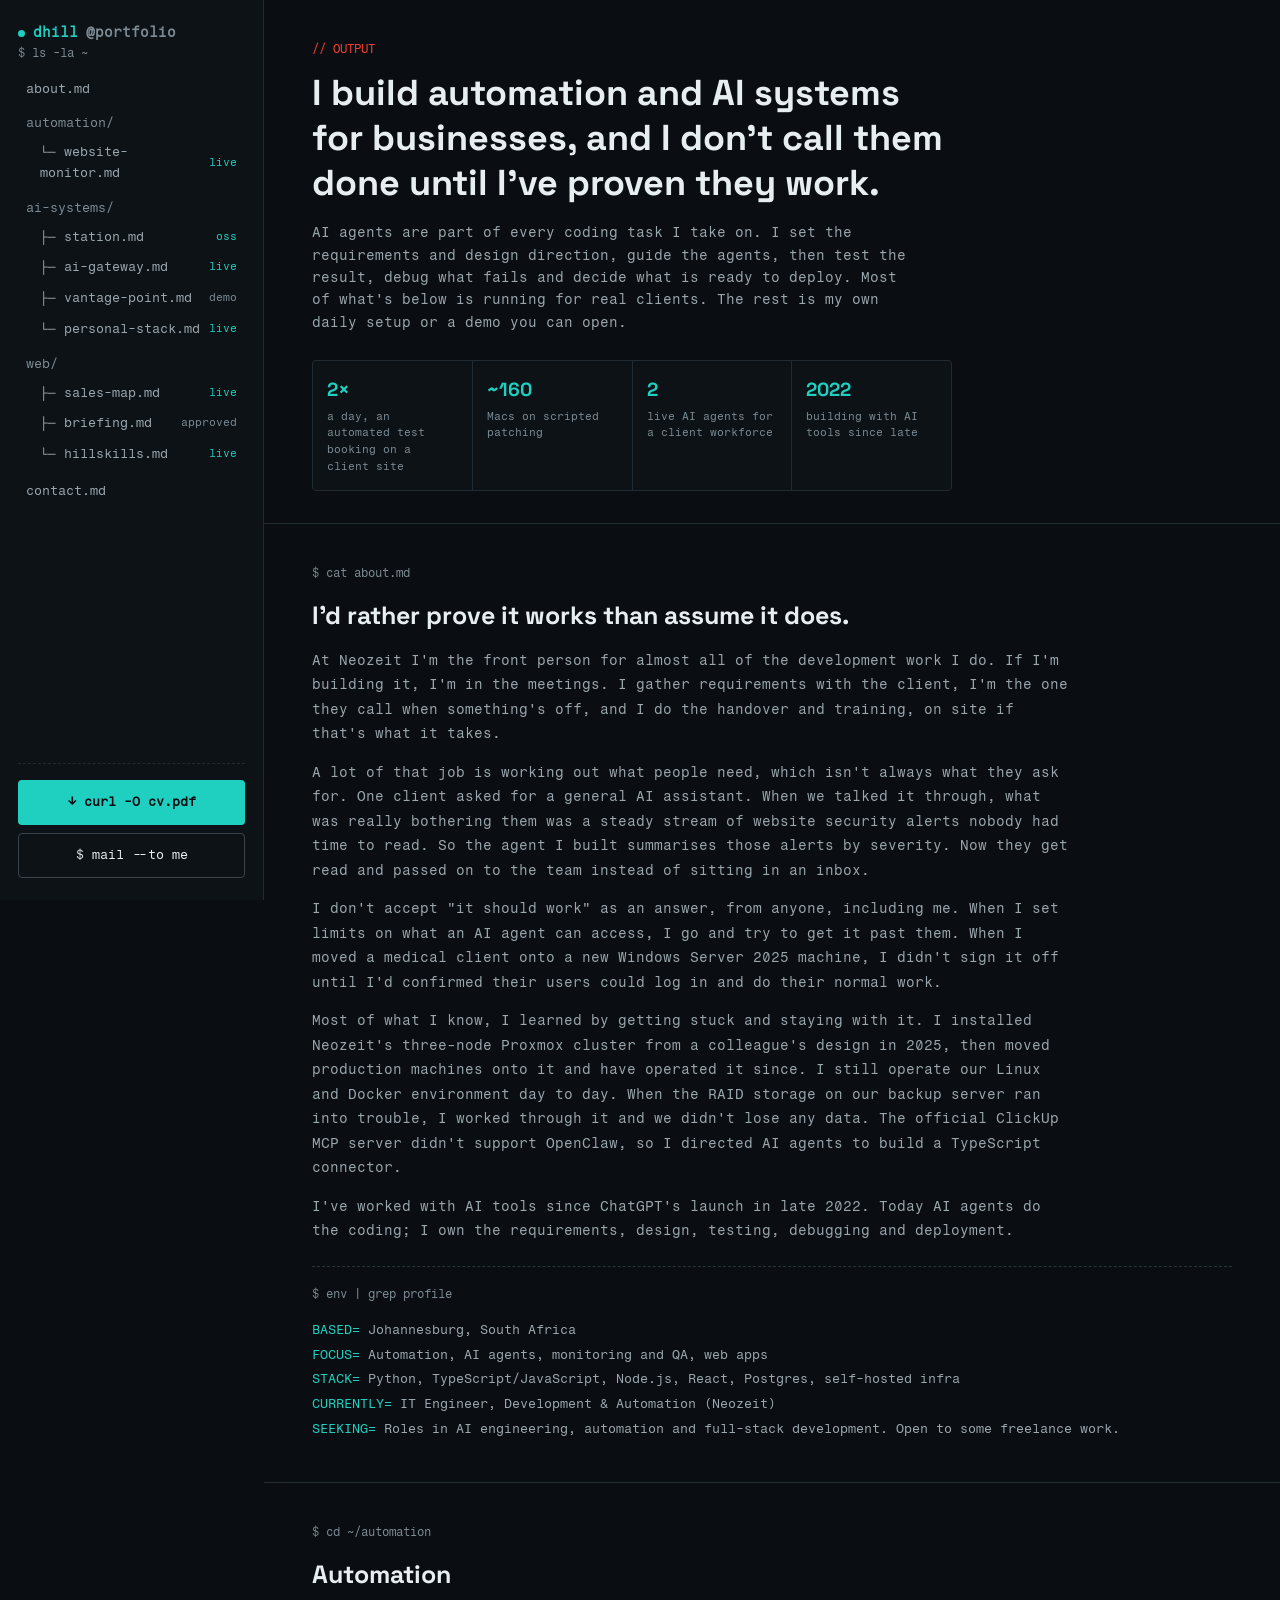
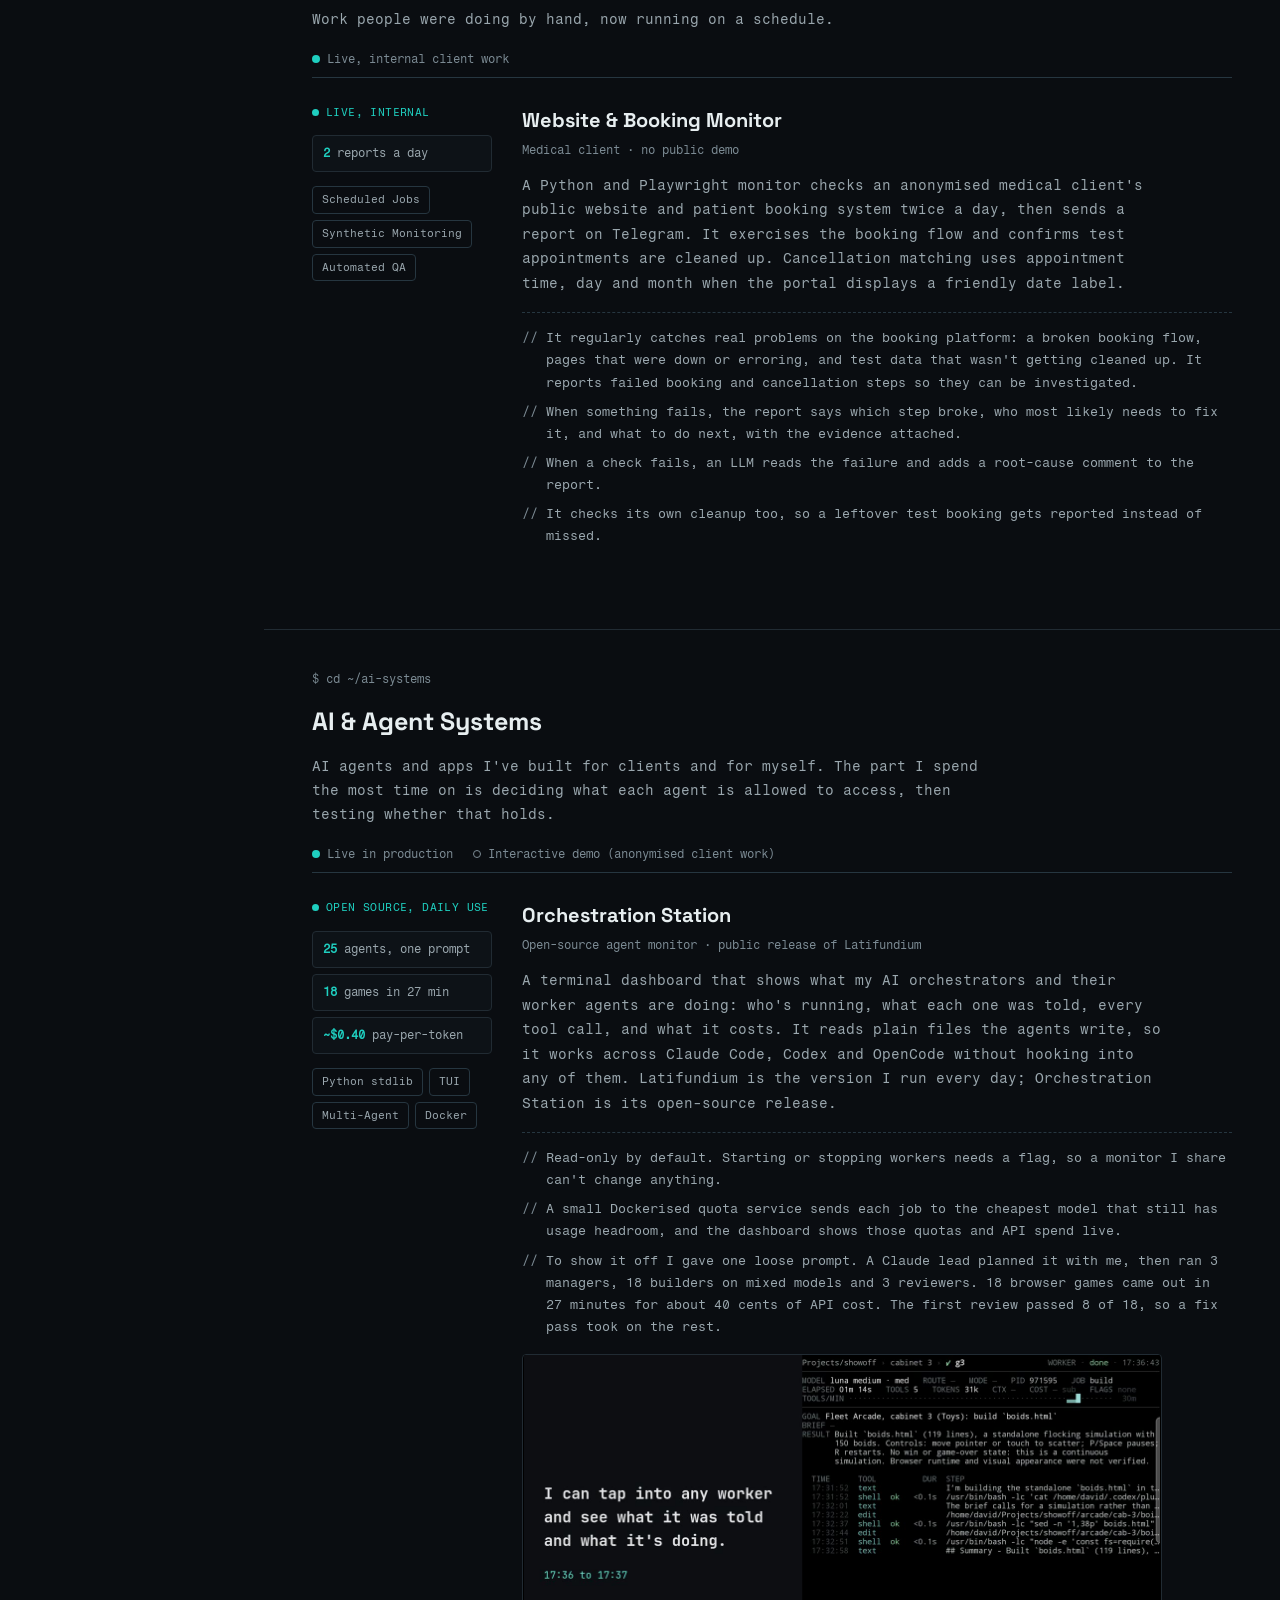
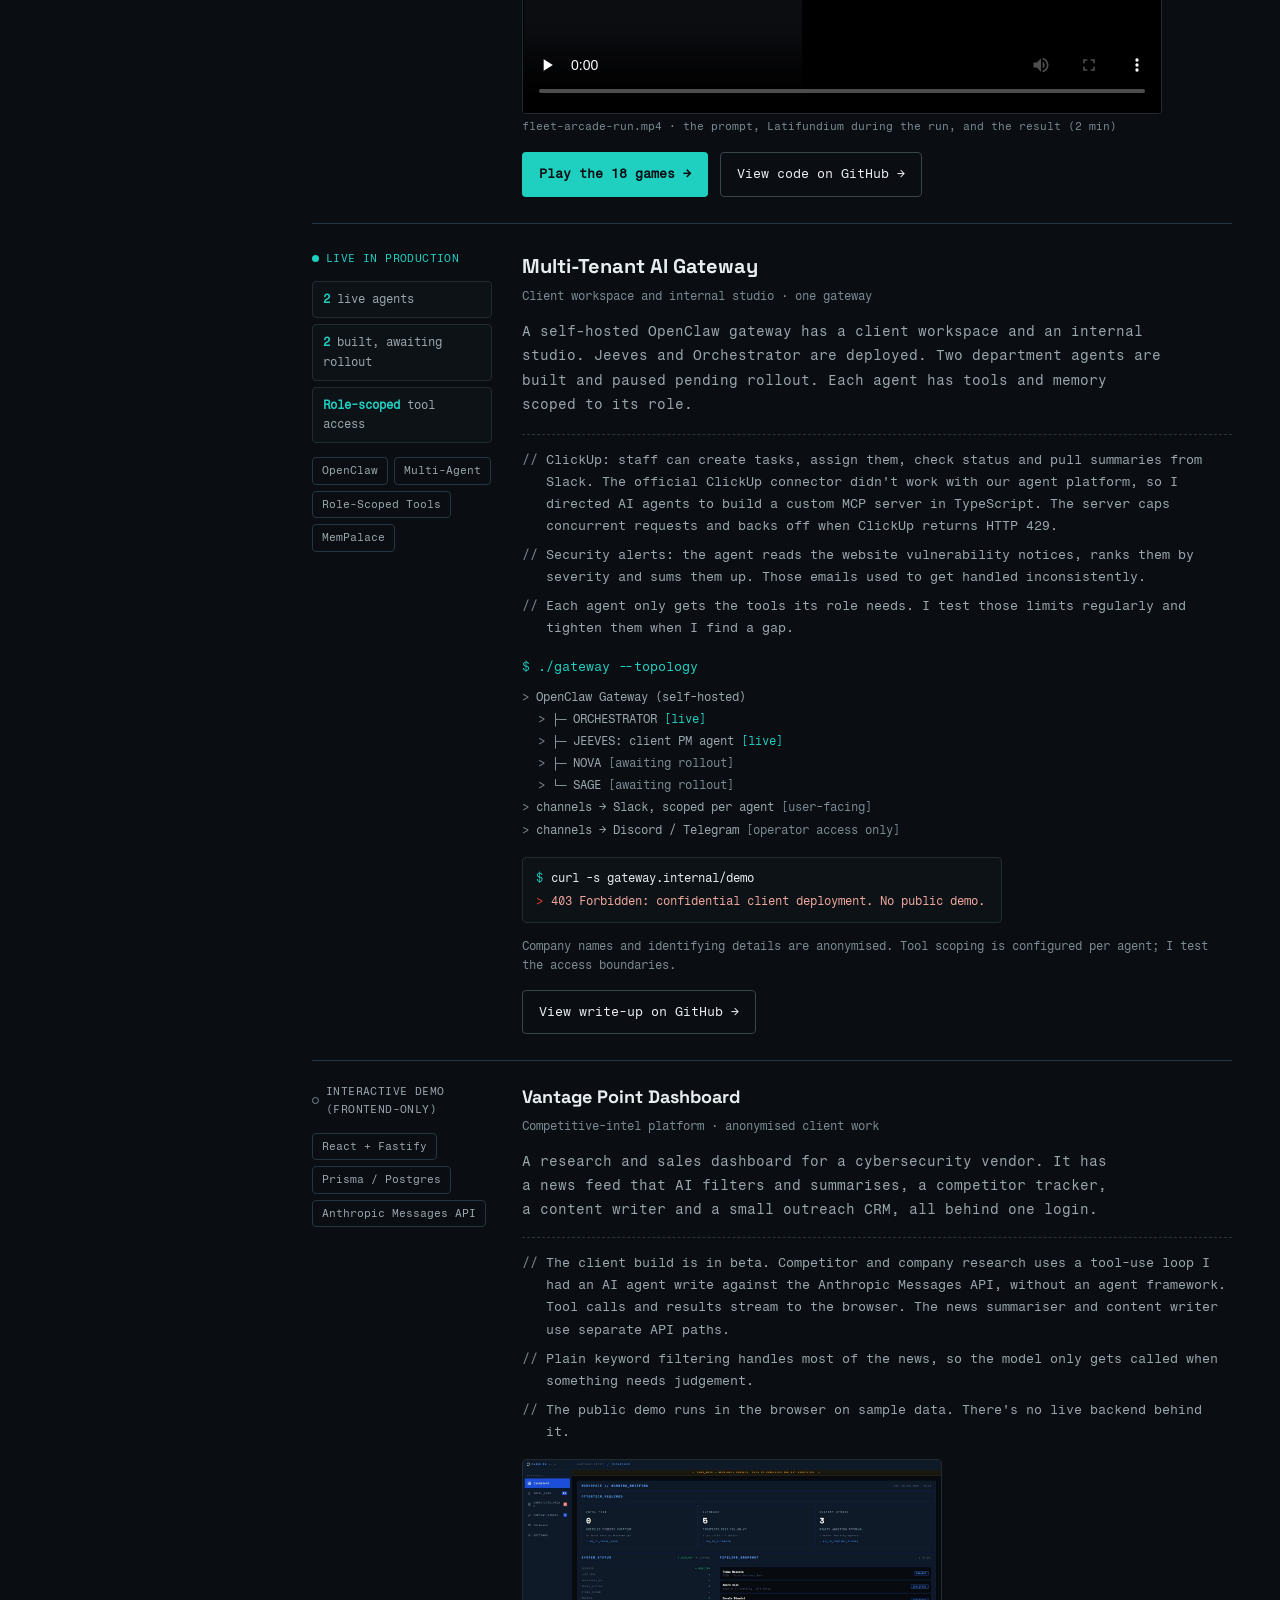
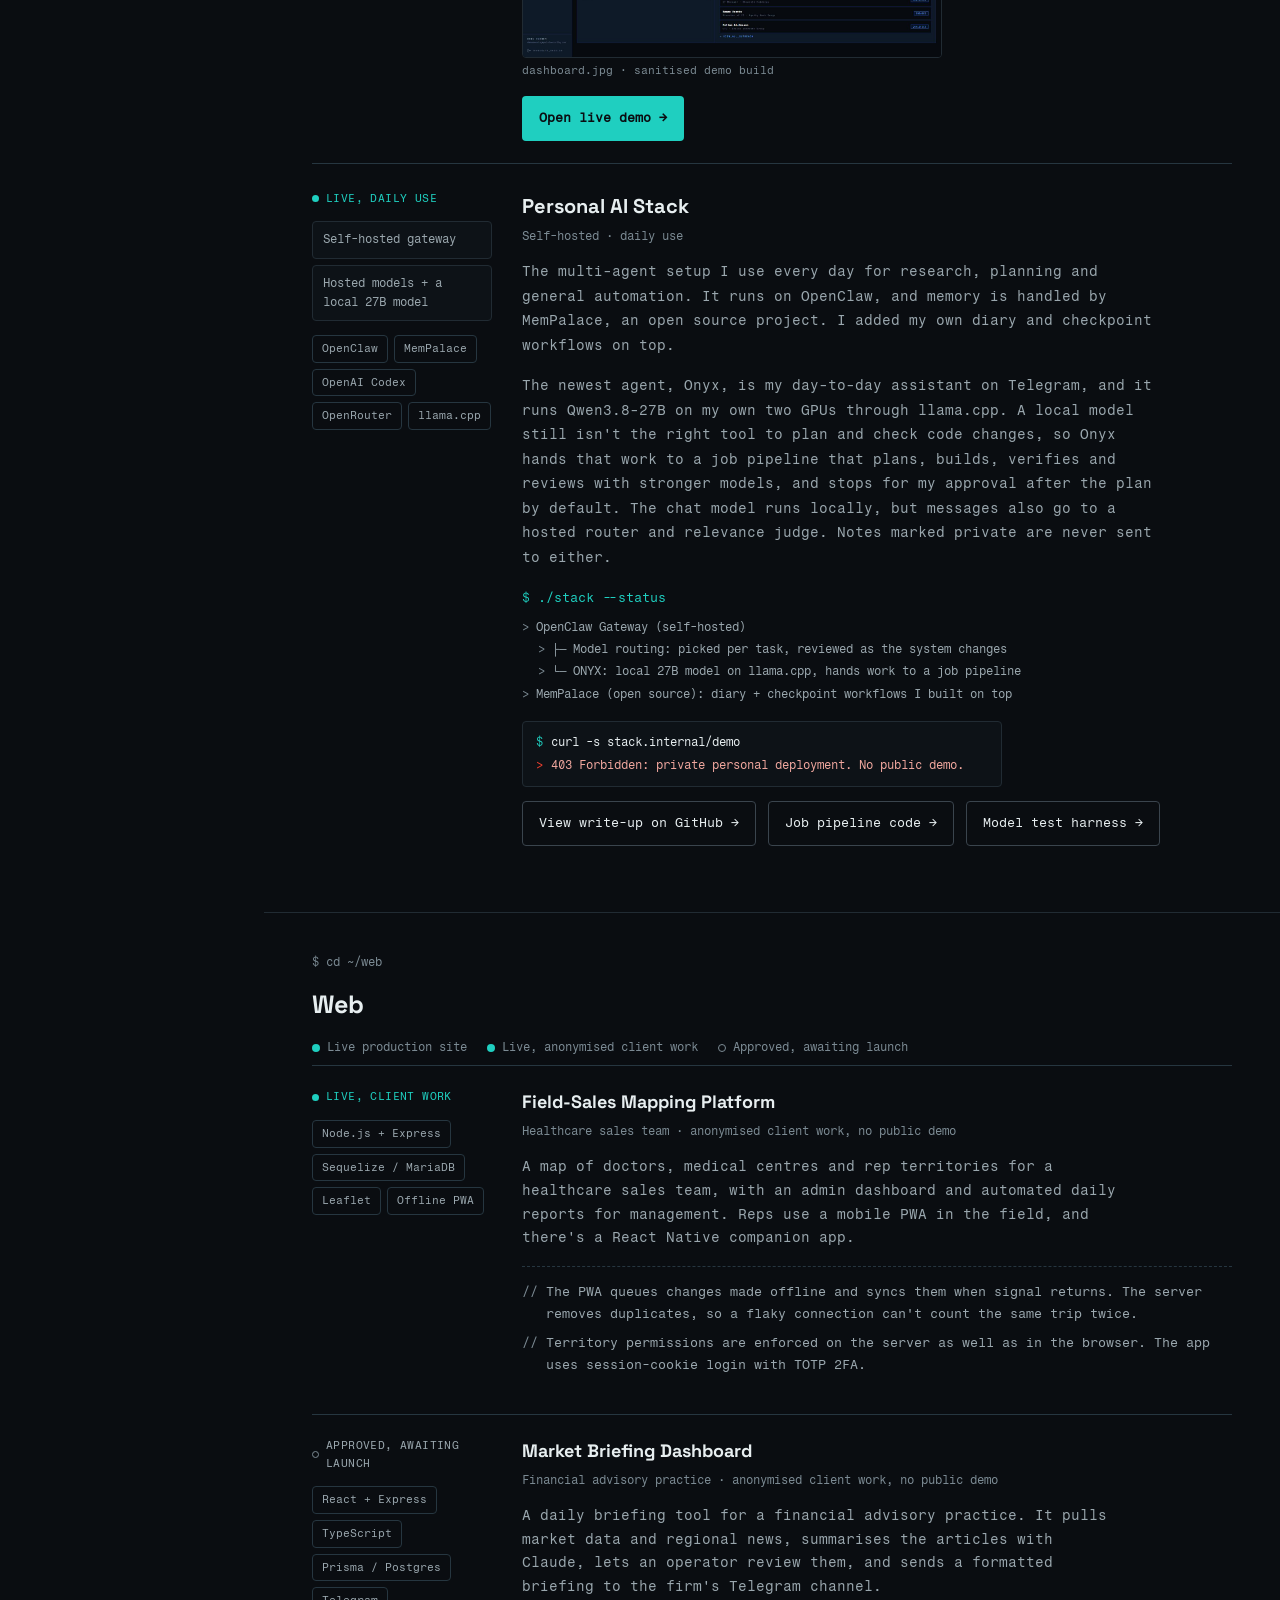
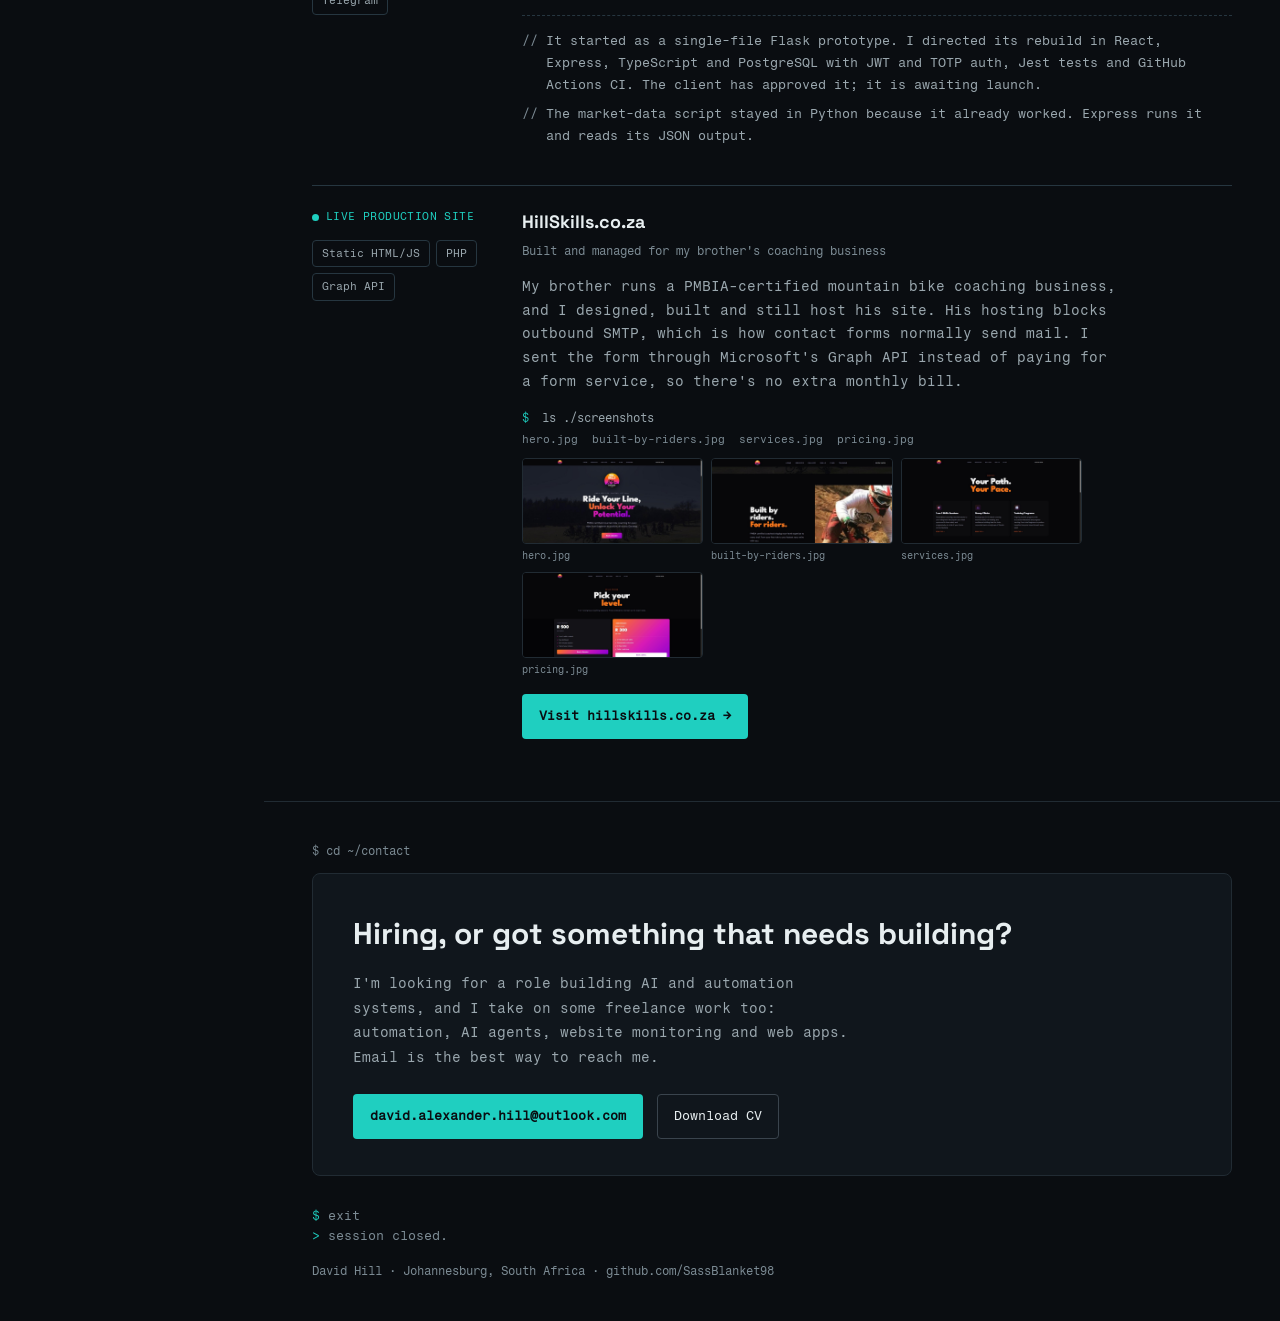
<file: index.html>
<!DOCTYPE html>
<html lang="en">
<head>
<meta charset="UTF-8">
<meta name="viewport" content="width=device-width, initial-scale=1.0">
<title>David Hill: AI, Automation &amp; Full-Stack Development</title>
<meta name="description" content="I build automation and AI systems for businesses, and I don't call them done until I've proven they work. Live client work and demos you can open.">
<link rel="preconnect" href="https://fonts.googleapis.com">
<link rel="preconnect" href="https://fonts.gstatic.com" crossorigin>
<link href="https://fonts.googleapis.com/css2?family=Space+Grotesk:wght@500;600;700&family=Fragment+Mono:ital@0;1&display=swap" rel="stylesheet">
<link rel="stylesheet" href="css/style.css">
</head>
<body>

<div class="app-shell">

  <!-- ===================== SIDEBAR ===================== -->
  <aside class="sidebar">
    <div class="sidebar-bar">
      <a href="#top" class="logo">
        <span class="logo-dot pulse-dot" aria-hidden="true"></span>
        <span class="user">dhill</span><span class="host">@portfolio</span>
      </a>

      <button type="button" class="nav-toggle" id="nav-toggle" aria-expanded="false" aria-controls="sidebar-panel">
        <span class="nav-toggle-icon" aria-hidden="true"><span></span><span></span><span></span></span>
        <span class="nav-toggle-label" aria-hidden="true">menu</span>
        <span class="visually-hidden">Toggle navigation menu</span>
      </button>
    </div>

    <div class="sidebar-panel" id="sidebar-panel">
      <div class="sidebar-cmd">$ ls -la ~</div>
      <nav class="tree" aria-label="Primary">
        <a href="#about" class="navlink top">about.md</a>

        <div class="tree-group">automation/</div>
        <a href="#proj-monitor" class="navlink leaf">
          <span>&#9492;&#9472; website-monitor.md</span><span class="status is-live">live</span>
        </a>

        <div class="tree-group">ai-systems/</div>
        <a href="#proj-station" class="navlink leaf">
          <span>&#9500;&#9472; station.md</span><span class="status is-live">oss</span>
        </a>
        <a href="#proj-gateway" class="navlink leaf">
          <span>&#9500;&#9472; ai-gateway.md</span><span class="status is-live">live</span>
        </a>
        <a href="#proj-vantage" class="navlink leaf">
          <span>&#9500;&#9472; vantage-point.md</span><span class="status is-beta">demo</span>
        </a>
        <a href="#proj-personal" class="navlink leaf">
          <span>&#9492;&#9472; personal-stack.md</span><span class="status is-live">live</span>
        </a>

        <div class="tree-group">web/</div>
        <a href="#proj-fieldmap" class="navlink leaf">
          <span>&#9500;&#9472; sales-map.md</span><span class="status is-live">live</span>
        </a>
        <a href="#proj-briefing" class="navlink leaf">
          <span>&#9500;&#9472; briefing.md</span><span class="status is-beta">approved</span>
        </a>
        <a href="#proj-hillskills" class="navlink leaf">
          <span>&#9492;&#9472; hillskills.md</span><span class="status is-live">live</span>
        </a>

        <a href="#contact" class="navlink top" style="margin-top:6px;">contact.md</a>
      </nav>

      <div class="sidebar-spacer"></div>

      <div class="sidebar-cta">
        <a href="assets/cv/David_Hill_CV.pdf" class="btn btn-primary" download>&#8595; curl -O cv.pdf</a>
        <a href="mailto:david.alexander.hill@outlook.com" class="btn btn-ghost">$ mail --to me</a>
      </div>
    </div>
  </aside>

  <!-- ===================== MAIN ===================== -->
  <main class="main-col" id="top">

    <!-- HERO -->
    <section class="pane hero-pane" id="hero">
      <div class="output-label">// OUTPUT</div>
      <h1>I build automation and AI systems for businesses, and I don't call them done until I've proven they work.</h1>
      <p class="lede">AI agents are part of every coding task I take on. I set the requirements and design direction, guide the agents, then test the result, debug what fails and decide what is ready to deploy. Most of what's below is running for real clients. The rest is my own daily setup or a demo you can open.</p>

      <div class="hero-stats">
        <div class="hero-stat"><div class="value">2&times;</div><div class="label">a day, an automated test booking on a client site</div></div>
        <div class="hero-stat"><div class="value">~160</div><div class="label">Macs on scripted patching</div></div>
        <div class="hero-stat"><div class="value">2</div><div class="label">live AI agents for a client workforce</div></div>
        <div class="hero-stat"><div class="value">2022</div><div class="label">building with AI tools since late</div></div>
      </div>
    </section>

    <!-- ABOUT -->
    <section class="pane about-pane" id="about">
      <div class="pane-cmd">$ cat about.md</div>
      <h2>I'd rather prove it works than assume it does.</h2>
      <p>At Neozeit I'm the front person for almost all of the development work I do. If I'm building it, I'm in the meetings. I gather requirements with the client, I'm the one they call when something's off, and I do the handover and training, on site if that's what it takes.</p>
      <p>A lot of that job is working out what people need, which isn't always what they ask for. One client asked for a general AI assistant. When we talked it through, what was really bothering them was a steady stream of website security alerts nobody had time to read. So the agent I built summarises those alerts by severity. Now they get read and passed on to the team instead of sitting in an inbox.</p>
      <p>I don't accept "it should work" as an answer, from anyone, including me. When I set limits on what an AI agent can access, I go and try to get it past them. When I moved a medical client onto a new Windows Server 2025 machine, I didn't sign it off until I'd confirmed their users could log in and do their normal work.</p>
      <p>Most of what I know, I learned by getting stuck and staying with it. I installed Neozeit's three-node Proxmox cluster from a colleague's design in 2025, then moved production machines onto it and have operated it since. I still operate our Linux and Docker environment day to day. When the RAID storage on our backup server ran into trouble, I worked through it and we didn't lose any data. The official ClickUp MCP server didn't support OpenClaw, so I directed AI agents to build a TypeScript connector.</p>
      <p>I've worked with AI tools since ChatGPT's launch in late 2022. Today AI agents do the coding; I own the requirements, design, testing, debugging and deployment.</p>

      <div class="env-block">
        <div class="pane-cmd" style="margin-bottom:14px;">$ env | grep profile</div>
        <div class="env-line"><span class="key">BASED=</span><span class="val">Johannesburg, South Africa</span></div>
        <div class="env-line"><span class="key">FOCUS=</span><span class="val">Automation, AI agents, monitoring and QA, web apps</span></div>
        <div class="env-line"><span class="key">STACK=</span><span class="val">Python, TypeScript/JavaScript, Node.js, React, Postgres, self-hosted infra</span></div>
        <div class="env-line"><span class="key">CURRENTLY=</span><span class="val">IT Engineer, Development &amp; Automation (Neozeit)</span></div>
        <div class="env-line"><span class="key">SEEKING=</span><span class="val">Roles in AI engineering, automation and full-stack development. Open to some freelance work.</span></div>
      </div>
    </section>

    <!-- AUTOMATION -->
    <section class="pane" id="automation">
      <div class="pane-cmd">$ cd ~/automation</div>
      <h2>Automation</h2>
      <p class="pane-intro">Work people were doing by hand, now running on a schedule.</p>

      <div class="legend">
        <span><span class="legend-dot filled" aria-hidden="true"></span>Live, internal client work</span>
      </div>

      <!-- Website & Booking Monitor -->
      <article class="spec-card" id="proj-monitor">
        <div class="spec-meta">
          <div class="status-row is-accent"><span class="status-dot filled" aria-hidden="true"></span>LIVE, INTERNAL</div>
          <div class="stat-list">
            <span class="stat"><b>2</b> reports a day</span>
          </div>
          <div class="tag-row">
            <span class="tag">Scheduled Jobs</span>
            <span class="tag">Synthetic Monitoring</span>
            <span class="tag">Automated QA</span>
          </div>
        </div>
        <div class="spec-detail">
          <h3>Website &amp; Booking Monitor</h3>
          <div class="spec-subtitle">Medical client &middot; no public demo</div>
          <p class="spec-desc">A Python and Playwright monitor checks an anonymised medical client's public website and patient booking system twice a day, then sends a report on Telegram. It exercises the booking flow and confirms test appointments are cleaned up. Cancellation matching uses appointment time, day and month when the portal displays a friendly date label.</p>

          <div class="decisions">
            <div class="decision-line"><span class="marker">//</span><span>It regularly catches real problems on the booking platform: a broken booking flow, pages that were down or erroring, and test data that wasn't getting cleaned up. It reports failed booking and cancellation steps so they can be investigated.</span></div>
            <div class="decision-line"><span class="marker">//</span><span>When something fails, the report says which step broke, who most likely needs to fix it, and what to do next, with the evidence attached.</span></div>
            <div class="decision-line"><span class="marker">//</span><span>When a check fails, an LLM reads the failure and adds a root-cause comment to the report.</span></div>
            <div class="decision-line"><span class="marker">//</span><span>It checks its own cleanup too, so a leftover test booking gets reported instead of missed.</span></div>
          </div>
        </div>
      </article>
    </section>

    <!-- AI & AGENT SYSTEMS -->
    <section class="pane" id="ai-systems">
      <div class="pane-cmd">$ cd ~/ai-systems</div>
      <h2>AI &amp; Agent Systems</h2>
      <p class="pane-intro">AI agents and apps I've built for clients and for myself. The part I spend the most time on is deciding what each agent is allowed to access, then testing whether that holds.</p>

      <div class="legend">
        <span><span class="legend-dot filled" aria-hidden="true"></span>Live in production</span>
        <span><span class="legend-dot outline" aria-hidden="true"></span>Interactive demo (anonymised client work)</span>
      </div>

      <!-- Orchestration Station -->
      <article class="spec-card" id="proj-station">
        <div class="spec-meta">
          <div class="status-row is-accent"><span class="status-dot filled" aria-hidden="true"></span>OPEN SOURCE, DAILY USE</div>
          <div class="stat-list">
            <span class="stat"><b>25</b> agents, one prompt</span>
            <span class="stat"><b>18</b> games in 27 min</span>
            <span class="stat"><b>~$0.40</b> pay-per-token</span>
          </div>
          <div class="tag-row">
            <span class="tag">Python stdlib</span>
            <span class="tag">TUI</span>
            <span class="tag">Multi-Agent</span>
            <span class="tag">Docker</span>
          </div>
        </div>
        <div class="spec-detail">
          <h3>Orchestration Station</h3>
          <div class="spec-subtitle">Open-source agent monitor &middot; public release of Latifundium</div>
          <p class="spec-desc">A terminal dashboard that shows what my AI orchestrators and their worker agents are doing: who's running, what each one was told, every tool call, and what it costs. It reads plain files the agents write, so it works across Claude Code, Codex and OpenCode without hooking into any of them. Latifundium is the version I run every day; Orchestration Station is its open-source release.</p>

          <div class="decisions">
            <div class="decision-line"><span class="marker">//</span><span>Read-only by default. Starting or stopping workers needs a flag, so a monitor I share can't change anything.</span></div>
            <div class="decision-line"><span class="marker">//</span><span>A small Dockerised quota service sends each job to the cheapest model that still has usage headroom, and the dashboard shows those quotas and API spend live.</span></div>
            <div class="decision-line"><span class="marker">//</span><span>To show it off I gave one loose prompt. A Claude lead planned it with me, then ran 3 managers, 18 builders on mixed models and 3 reviewers. 18 browser games came out in 27 minutes for about 40 cents of API cost. The first review passed 8 of 18, so a fix pass took on the rest.</span></div>
          </div>

          <figure class="exhibit is-video">
            <video controls preload="none" playsinline poster="assets/fleet/poster.jpg">
              <source src="assets/fleet/fleet-arcade-run.mp4" type="video/mp4">
            </video>
            <figcaption>fleet-arcade-run.mp4 &middot; the prompt, Latifundium during the run, and the result (2 min)</figcaption>
          </figure>
          <div class="spec-links">
            <a class="btn btn-primary" href="https://arcade.automatism.co.za" target="_blank" rel="noopener">Play the 18 games &rarr;</a>
            <a class="btn btn-ghost" href="https://github.com/SassBlanket98/orchestration-station" target="_blank" rel="noopener">View code on GitHub &rarr;</a>
          </div>
        </div>
      </article>

      <!-- Multi-Tenant AI Gateway -->
      <article class="spec-card" id="proj-gateway">
        <div class="spec-meta">
          <div class="status-row is-accent"><span class="status-dot filled" aria-hidden="true"></span>LIVE IN PRODUCTION</div>
          <div class="stat-list">
            <span class="stat"><b>2</b> live agents</span>
            <span class="stat"><b>2</b> built, awaiting rollout</span>
            <span class="stat"><b>Role-scoped</b> tool access</span>
          </div>
          <div class="tag-row">
            <span class="tag">OpenClaw</span>
            <span class="tag">Multi-Agent</span>
            <span class="tag">Role-Scoped Tools</span>
            <span class="tag">MemPalace</span>
          </div>
        </div>
        <div class="spec-detail">
          <h3>Multi-Tenant AI Gateway</h3>
          <div class="spec-subtitle">Client workspace and internal studio &middot; one gateway</div>
          <p class="spec-desc">A self-hosted OpenClaw gateway has a client workspace and an internal studio. Jeeves and Orchestrator are deployed. Two department agents are built and paused pending rollout. Each agent has tools and memory scoped to its role.</p>

          <div class="decisions">
            <div class="decision-line"><span class="marker">//</span><span>ClickUp: staff can create tasks, assign them, check status and pull summaries from Slack. The official ClickUp connector didn't work with our agent platform, so I directed AI agents to build a custom MCP server in TypeScript. The server caps concurrent requests and backs off when ClickUp returns HTTP 429.</span></div>
            <div class="decision-line"><span class="marker">//</span><span>Security alerts: the agent reads the website vulnerability notices, ranks them by severity and sums them up. Those emails used to get handled inconsistently.</span></div>
            <div class="decision-line"><span class="marker">//</span><span>Each agent only gets the tools its role needs. I test those limits regularly and tighten them when I find a gap.</span></div>
          </div>

          <div class="diagram">
            <div class="diagram-cmd">$ ./gateway --topology</div>
            <div class="diagram-line"><span class="marker">&gt;</span> OpenClaw Gateway (self-hosted)</div>
            <div class="diagram-line" style="padding-left:16px;"><span class="marker">&gt;</span> &#9500;&#9472; ORCHESTRATOR <span class="badge">[live]</span></div>
            <div class="diagram-line" style="padding-left:16px;"><span class="marker">&gt;</span> &#9500;&#9472; JEEVES: client PM agent <span class="badge">[live]</span></div>
            <div class="diagram-line" style="padding-left:16px;"><span class="marker">&gt;</span> &#9500;&#9472; NOVA <span class="badge is-beta">[awaiting rollout]</span></div>
            <div class="diagram-line" style="padding-left:16px;"><span class="marker">&gt;</span> &#9492;&#9472; SAGE <span class="badge is-beta">[awaiting rollout]</span></div>
            <div class="diagram-line"><span class="marker">&gt;</span> channels &#8594; Slack, scoped per agent <span class="badge is-beta">[user-facing]</span></div>
            <div class="diagram-line"><span class="marker">&gt;</span> channels &#8594; Discord / Telegram <span class="badge is-beta">[operator access only]</span></div>
          </div>

          <div class="confidential-box">
            <div class="line"><span class="cmd-prompt">$</span><span>curl -s gateway.internal/demo</span></div>
            <div class="line"><span class="resp-prompt">&gt;</span><span class="resp-text">403 Forbidden: confidential client deployment. No public demo.</span></div>
          </div>

          <p class="caption">Company names and identifying details are anonymised. Tool scoping is configured per agent; I test the access boundaries.</p>

          <div class="spec-links">
            <a class="btn btn-ghost" href="https://github.com/SassBlanket98/multi-tenant-ai-stack" target="_blank" rel="noopener">View write-up on GitHub &rarr;</a>
          </div>
        </div>
      </article>

      <!-- Vantage Point -->
      <article class="spec-card is-compact" id="proj-vantage">
        <div class="spec-meta">
          <div class="status-row is-muted"><span class="status-dot outline" aria-hidden="true"></span>INTERACTIVE DEMO (FRONTEND-ONLY)</div>
          <div class="tag-row">
            <span class="tag">React + Fastify</span>
            <span class="tag">Prisma / Postgres</span>
            <span class="tag">Anthropic Messages API</span>
          </div>
        </div>
        <div class="spec-detail is-compact">
          <h3>Vantage Point Dashboard</h3>
          <div class="spec-subtitle">Competitive-intel platform &middot; anonymised client work</div>
          <p class="spec-desc">A research and sales dashboard for a cybersecurity vendor. It has a news feed that AI filters and summarises, a competitor tracker, a content writer and a small outreach CRM, all behind one login.</p>

          <div class="decisions">
            <div class="decision-line"><span class="marker">//</span><span>The client build is in beta. Competitor and company research uses a tool-use loop I had an AI agent write against the Anthropic Messages API, without an agent framework. Tool calls and results stream to the browser. The news summariser and content writer use separate API paths.</span></div>
            <div class="decision-line"><span class="marker">//</span><span>Plain keyword filtering handles most of the news, so the model only gets called when something needs judgement.</span></div>
            <div class="decision-line"><span class="marker">//</span><span>The public demo runs in the browser on sample data. There's no live backend behind it.</span></div>
          </div>

          <figure class="exhibit">
            <a href="assets/charlie/dashboard.jpg" target="_blank"><img src="assets/charlie/dashboard.jpg" alt="Vantage Point demo: the competitive-intelligence dashboard" loading="lazy"></a>
            <figcaption>dashboard.jpg &middot; sanitised demo build</figcaption>
          </figure>
          <div class="spec-links">
            <a class="btn btn-primary" href="vantage-point/" target="_blank" rel="noopener">Open live demo &rarr;</a>
          </div>
        </div>
      </article>

      <!-- Personal AI Stack -->
      <article class="spec-card" id="proj-personal">
        <div class="spec-meta">
          <div class="status-row is-accent"><span class="status-dot filled" aria-hidden="true"></span>LIVE, DAILY USE</div>
          <div class="stat-list">
            <span class="stat">Self-hosted gateway</span>
            <span class="stat">Hosted models + a local 27B model</span>
          </div>
          <div class="tag-row">
            <span class="tag">OpenClaw</span>
            <span class="tag">MemPalace</span>
            <span class="tag">OpenAI Codex</span>
            <span class="tag">OpenRouter</span>
            <span class="tag">llama.cpp</span>
          </div>
        </div>
        <div class="spec-detail">
          <h3>Personal AI Stack</h3>
          <div class="spec-subtitle">Self-hosted &middot; daily use</div>
          <p class="spec-desc">The multi-agent setup I use every day for research, planning and general automation. It runs on OpenClaw, and memory is handled by MemPalace, an open source project. I added my own diary and checkpoint workflows on top.</p>
          <p class="spec-desc">The newest agent, Onyx, is my day-to-day assistant on Telegram, and it runs Qwen3.8-27B on my own two GPUs through llama.cpp. A local model still isn't the right tool to plan and check code changes, so Onyx hands that work to a job pipeline that plans, builds, verifies and reviews with stronger models, and stops for my approval after the plan by default. The chat model runs locally, but messages also go to a hosted router and relevance judge. Notes marked private are never sent to either.</p>

          <div class="diagram">
            <div class="diagram-cmd">$ ./stack --status</div>
            <div class="diagram-line"><span class="marker">&gt;</span> OpenClaw Gateway (self-hosted)</div>
            <div class="diagram-line" style="padding-left:16px;"><span class="marker">&gt;</span> &#9500;&#9472; Model routing: picked per task, reviewed as the system changes</div>
            <div class="diagram-line" style="padding-left:16px;"><span class="marker">&gt;</span> &#9492;&#9472; ONYX: local 27B model on llama.cpp, hands work to a job pipeline</div>
            <div class="diagram-line"><span class="marker">&gt;</span> MemPalace (open source): diary + checkpoint workflows I built on top</div>
          </div>

          <div class="confidential-box">
            <div class="line"><span class="cmd-prompt">$</span><span>curl -s stack.internal/demo</span></div>
            <div class="line"><span class="resp-prompt">&gt;</span><span class="resp-text">403 Forbidden: private personal deployment. No public demo.</span></div>
          </div>

          <div class="spec-links">
            <a class="btn btn-ghost" href="https://github.com/SassBlanket98/personal-ai-stack" target="_blank" rel="noopener">View write-up on GitHub &rarr;</a>
            <a class="btn btn-ghost" href="https://github.com/SassBlanket98/onyx-pipeline" target="_blank" rel="noopener">Job pipeline code &rarr;</a>
            <a class="btn btn-ghost" href="https://github.com/SassBlanket98/model-ladder" target="_blank" rel="noopener">Model test harness &rarr;</a>          </div>
        </div>
      </article>
    </section>

    <!-- WEB -->
    <section class="pane" id="web">
      <div class="pane-cmd">$ cd ~/web</div>
      <h2>Web</h2>

      <div class="legend">
        <span><span class="legend-dot filled" aria-hidden="true"></span>Live production site</span>
        <span><span class="legend-dot filled" aria-hidden="true"></span>Live, anonymised client work</span>
        <span><span class="legend-dot outline" aria-hidden="true"></span>Approved, awaiting launch</span>
      </div>

      <!-- Field-Sales Mapping Platform -->
      <article class="spec-card is-compact" id="proj-fieldmap">
        <div class="spec-meta">
          <div class="status-row is-accent"><span class="status-dot filled" aria-hidden="true"></span>LIVE, CLIENT WORK</div>
          <div class="tag-row">
            <span class="tag">Node.js + Express</span>
            <span class="tag">Sequelize / MariaDB</span>
            <span class="tag">Leaflet</span>
            <span class="tag">Offline PWA</span>
          </div>
        </div>
        <div class="spec-detail is-compact">
          <h3>Field-Sales Mapping Platform</h3>
          <div class="spec-subtitle">Healthcare sales team &middot; anonymised client work, no public demo</div>
          <p class="spec-desc">A map of doctors, medical centres and rep territories for a healthcare sales team, with an admin dashboard and automated daily reports for management. Reps use a mobile PWA in the field, and there's a React Native companion app.</p>

          <div class="decisions">
            <div class="decision-line"><span class="marker">//</span><span>The PWA queues changes made offline and syncs them when signal returns. The server removes duplicates, so a flaky connection can't count the same trip twice.</span></div>
            <div class="decision-line"><span class="marker">//</span><span>Territory permissions are enforced on the server as well as in the browser. The app uses session-cookie login with TOTP 2FA.</span></div>
          </div>
        </div>
      </article>

      <!-- Market Briefing Dashboard -->
      <article class="spec-card is-compact" id="proj-briefing">
        <div class="spec-meta">
          <div class="status-row is-muted"><span class="status-dot outline" aria-hidden="true"></span>APPROVED, AWAITING LAUNCH</div>
          <div class="tag-row">
            <span class="tag">React + Express</span>
            <span class="tag">TypeScript</span>
            <span class="tag">Prisma / Postgres</span>
            <span class="tag">Telegram</span>
          </div>
        </div>
        <div class="spec-detail is-compact">
          <h3>Market Briefing Dashboard</h3>
          <div class="spec-subtitle">Financial advisory practice &middot; anonymised client work, no public demo</div>
          <p class="spec-desc">A daily briefing tool for a financial advisory practice. It pulls market data and regional news, summarises the articles with Claude, lets an operator review them, and sends a formatted briefing to the firm's Telegram channel.</p>

          <div class="decisions">
            <div class="decision-line"><span class="marker">//</span><span>It started as a single-file Flask prototype. I directed its rebuild in React, Express, TypeScript and PostgreSQL with JWT and TOTP auth, Jest tests and GitHub Actions CI. The client has approved it; it is awaiting launch.</span></div>
            <div class="decision-line"><span class="marker">//</span><span>The market-data script stayed in Python because it already worked. Express runs it and reads its JSON output.</span></div>
          </div>
        </div>
      </article>

      <!-- HillSkills -->
      <article class="spec-card is-compact" id="proj-hillskills">
        <div class="spec-meta">
          <div class="status-row is-accent"><span class="status-dot filled" aria-hidden="true"></span>LIVE PRODUCTION SITE</div>
          <div class="tag-row">
            <span class="tag">Static HTML/JS</span>
            <span class="tag">PHP</span>
            <span class="tag">Graph API</span>
          </div>
        </div>
        <div class="spec-detail is-compact">
          <h3>HillSkills.co.za</h3>
          <div class="spec-subtitle">Built and managed for my brother's coaching business</div>
          <p class="spec-desc">My brother runs a PMBIA-certified mountain bike coaching business, and I designed, built and still host his site. His hosting blocks outbound SMTP, which is how contact forms normally send mail. I sent the form through Microsoft's Graph API instead of paying for a form service, so there's no extra monthly bill.</p>
          <div class="shots-cmd"><span class="prompt">$</span> ls ./screenshots</div>
          <div class="shots-listing">hero.jpg&nbsp;&nbsp;built-by-riders.jpg&nbsp;&nbsp;services.jpg&nbsp;&nbsp;pricing.jpg</div>
          <div class="shots-grid">
            <figure><a href="assets/hillskills/hero.jpg" target="_blank"><img src="assets/hillskills/hero.jpg" alt="HillSkills homepage hero" loading="lazy"></a><figcaption>hero.jpg</figcaption></figure>
            <figure><a href="assets/hillskills/built-by-riders.jpg" target="_blank"><img src="assets/hillskills/built-by-riders.jpg" alt="HillSkills &quot;Built by riders&quot; section" loading="lazy"></a><figcaption>built-by-riders.jpg</figcaption></figure>
            <figure><a href="assets/hillskills/services.jpg" target="_blank"><img src="assets/hillskills/services.jpg" alt="HillSkills services section" loading="lazy"></a><figcaption>services.jpg</figcaption></figure>
            <figure><a href="assets/hillskills/pricing.jpg" target="_blank"><img src="assets/hillskills/pricing.jpg" alt="HillSkills pricing section" loading="lazy"></a><figcaption>pricing.jpg</figcaption></figure>
          </div>
          <div class="spec-links">
            <a class="btn btn-primary" href="https://hillskills.co.za" target="_blank" rel="noopener">Visit hillskills.co.za &rarr;</a>
          </div>
        </div>
      </article>
    </section>

    <!-- CONTACT -->
    <section class="pane" id="contact">
      <div class="pane-cmd">$ cd ~/contact</div>
      <div class="contact-card">
        <h2>Hiring, or got something that needs building?</h2>
        <p class="lede">I'm looking for a role building AI and automation systems, and I take on some freelance work too: automation, AI agents, website monitoring and web apps. Email is the best way to reach me.</p>
        <div class="contact-actions">
          <a href="mailto:david.alexander.hill@outlook.com" class="btn btn-primary">david.alexander.hill@outlook.com</a>
          <a href="assets/cv/David_Hill_CV.pdf" class="btn btn-ghost" download>Download CV</a>
        </div>
      </div>

      <div class="exit-line"><span class="prompt">$</span> exit<br><span class="prompt">&gt;</span> session closed.</div>
      <div class="footer-meta">David Hill &middot; Johannesburg, South Africa &middot; <a href="https://github.com/SassBlanket98" target="_blank" rel="noopener">github.com/SassBlanket98</a></div>
    </section>

  </main>
</div>

<div class="lightbox" id="lightbox" role="dialog" aria-modal="true" aria-label="Screenshot preview" hidden>
  <button type="button" class="lightbox-close" aria-label="Close">&times;</button>
  <img class="lightbox-img" alt="">
</div>

<script src="js/main.js"></script>
</body>
</html>
</file>
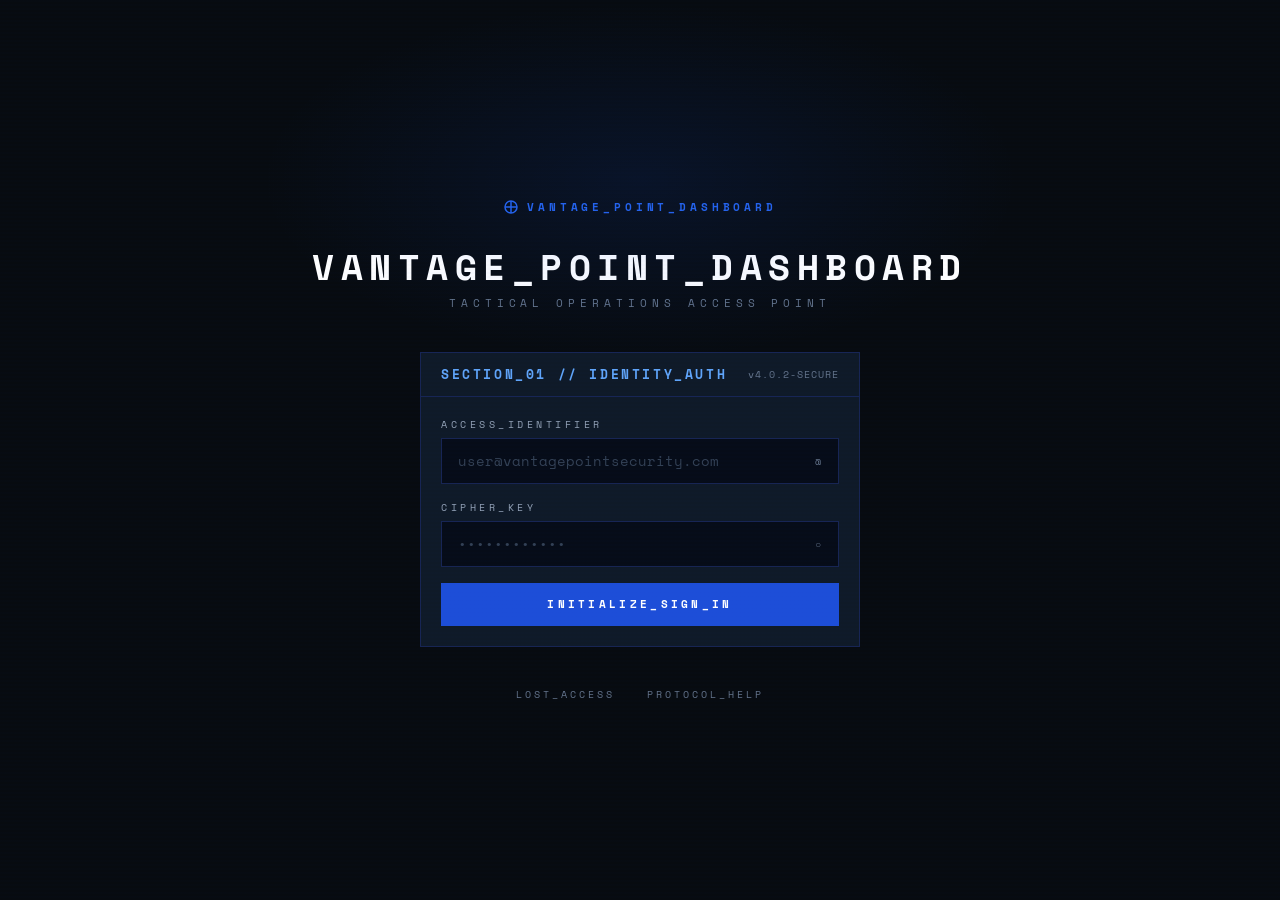
<file: vantage-point/index.html>
<!doctype html>
<html lang="en" class="dark">
  <head>
    <meta charset="UTF-8" />
    <link rel="icon" type="image/svg+xml" href="/favicon.svg" />
    <meta name="viewport" content="width=device-width, initial-scale=1.0, viewport-fit=cover" />
    <title>Vantage Point Dashboard</title>
    <link rel="preconnect" href="https://fonts.googleapis.com" />
    <link rel="preconnect" href="https://fonts.gstatic.com" crossorigin />
    <link
      href="https://fonts.googleapis.com/css2?family=Space+Mono:ital,wght@0,400;0,700;1,400&display=swap"
      rel="stylesheet"
    />
    <script type="module" crossorigin src="/vantage-point/assets/index-xsrPV6ib.js"></script>
    <link rel="stylesheet" crossorigin href="/vantage-point/assets/index-C4cjYmwU.css">
  </head>
  <body>
    <div id="root"></div>
  </body>
</html>
</file>
<file: css/style.css>
/* ============================================================
   Design tokens — Terminal
   ============================================================ */
:root {
  --bg: #0A0D11;
  --panel: #10161C;
  --panel-head: #161D24;
  --panel-alt: #0D1217;
  --border: #212B33;
  --border-dim: #263640;
  --ink: #E7EEF0;
  --muted: #9AA7AE;
  --dim: #7C8B94;
  --dot: #3A444D;
  --accent: #1FCFC0;
  --accent-hover: #17ADA1;
  --accent-ink: #0A0D11;
  --danger: #F5402F;
  --danger-ink: #F0A79E;

  --font-display: 'Space Grotesk', -apple-system, 'Segoe UI', sans-serif;
  --font-mono: 'Fragment Mono', 'SF Mono', Consolas, monospace;

  --sidebar-w: 264px;
}

@media (prefers-reduced-motion: reduce) {
  * { animation-duration: 0.01ms !important; animation-iteration-count: 1 !important; transition-duration: 0.01ms !important; }
}

* { box-sizing: border-box; }

html { scroll-behavior: smooth; scroll-padding-top: 24px; }

body {
  margin: 0;
  background: var(--bg);
  color: var(--ink);
  font-family: var(--font-mono);
  font-size: 16px;
  line-height: 1.6;
  -webkit-font-smoothing: antialiased;
}

a { color: var(--accent); text-decoration: none; }
a:hover { color: var(--accent-hover); }
img { max-width: 100%; display: block; }

::selection { background: var(--accent); color: var(--accent-ink); }
:focus-visible { outline: 2px solid var(--accent); outline-offset: 3px; }

h1, h2, h3 { font-family: var(--font-display); font-weight: 700; color: var(--ink); margin: 0; text-wrap: balance; }

@keyframes blink { 0%, 50% { opacity: 1; } 51%, 100% { opacity: 0; } }
.cursor { animation: blink 1s steps(1) infinite; }

@keyframes pulse { 0%, 100% { opacity: 1; } 50% { opacity: 0.35; } }
.pulse-dot { animation: pulse 2s ease-in-out infinite; }

.visually-hidden {
  position: absolute !important;
  width: 1px;
  height: 1px;
  padding: 0;
  margin: -1px;
  overflow: hidden;
  clip: rect(0, 0, 0, 0);
  white-space: nowrap;
  border: 0;
}

/* ============================================================
   App shell — persistent sidebar + main column
   ============================================================ */
.app-shell {
  display: flex;
  align-items: flex-start;
  min-height: 100vh;
}

/* ---- Sidebar ---- */
.sidebar {
  width: var(--sidebar-w);
  flex-shrink: 0;
  position: sticky;
  top: 0;
  align-self: flex-start;
  height: 100vh;
  overflow-y: auto;
  background: var(--panel-alt);
  border-right: 1px solid var(--border);
  display: flex;
  flex-direction: column;
  padding: 22px 18px;
}

.sidebar-bar {
  display: flex;
  align-items: center;
  justify-content: space-between;
  gap: 12px;
}

.logo {
  display: flex;
  align-items: center;
  gap: 8px;
  color: var(--ink);
  font-weight: 600;
  font-size: 14px;
  margin-bottom: 22px;
}

.sidebar-bar .logo { margin-bottom: 0; }

/* ---- Mobile nav toggle (hidden on desktop) ---- */
.nav-toggle {
  display: none;
  align-items: center;
  gap: 8px;
  height: 44px;
  min-width: 44px;
  padding: 0 12px;
  background: var(--panel-alt);
  border: 1px solid var(--dot);
  border-radius: 4px;
  color: var(--ink);
  font-family: var(--font-mono);
  font-size: 12px;
  cursor: pointer;
  flex-shrink: 0;
}
.nav-toggle:hover { border-color: var(--border-dim); background: var(--border); }

.nav-toggle-icon { position: relative; width: 16px; height: 12px; flex-shrink: 0; }
.nav-toggle-icon span {
  position: absolute;
  left: 0;
  right: 0;
  height: 2px;
  background: var(--accent);
  border-radius: 1px;
  transition: transform 0.18s ease, opacity 0.18s ease;
}
.nav-toggle-icon span:nth-child(1) { top: 0; }
.nav-toggle-icon span:nth-child(2) { top: 5px; }
.nav-toggle-icon span:nth-child(3) { top: 10px; }
.nav-toggle[aria-expanded="true"] .nav-toggle-icon span:nth-child(1) { transform: translateY(5px) rotate(45deg); }
.nav-toggle[aria-expanded="true"] .nav-toggle-icon span:nth-child(2) { opacity: 0; }
.nav-toggle[aria-expanded="true"] .nav-toggle-icon span:nth-child(3) { transform: translateY(-5px) rotate(-45deg); }

.nav-toggle-label { color: var(--muted); }

.logo-dot {
  width: 7px;
  height: 7px;
  border-radius: 50%;
  background: var(--accent);
  display: inline-block;
  flex-shrink: 0;
}

.logo .user { color: var(--accent); }
.logo .host { color: var(--dim); }

.sidebar-panel { display: flex; flex-direction: column; flex: 1; min-height: 0; }

.sidebar-cmd { font-size: 12px; color: var(--dim); margin-bottom: 10px; }

.tree { font-size: 13px; margin-bottom: 10px; }
.tree-group { color: var(--dim); padding: 9px 8px 3px; }

.navlink {
  display: flex;
  justify-content: space-between;
  align-items: center;
  gap: 6px;
  color: var(--muted);
  padding: 5px 8px;
  border-radius: 4px;
}
.navlink:hover { background: var(--panel-head); color: var(--ink); }
.navlink.top { padding-left: 8px; }
.navlink.leaf { padding-left: 22px; }

.navlink .status { font-size: 10.5px; flex-shrink: 0; }
.navlink .status.is-live { color: var(--accent); }
.navlink .status.is-beta { color: var(--dim); }

.sidebar-spacer { flex: 1; }

.sidebar-cta {
  display: flex;
  flex-direction: column;
  gap: 8px;
  padding-top: 16px;
  border-top: 1px dashed var(--border);
}

/* ---- Buttons (shared) ---- */
.btn {
  font-family: var(--font-mono);
  font-size: 13px;
  padding: 11px 16px;
  border-radius: 4px;
  border: 1px solid transparent;
  display: inline-block;
  text-align: center;
}
.btn-primary { background: var(--accent); color: var(--accent-ink); font-weight: 600; }
.btn-primary:hover { background: var(--accent-hover); color: var(--accent-ink); }
.btn-ghost { border-color: var(--dot); color: var(--ink); }
.btn-ghost:hover { background: var(--border); color: var(--ink); }
.sidebar .btn { display: block; }

/* ---- Main column ---- */
.main-col { flex: 1; min-width: 0; }

.pane {
  padding: 40px 48px;
  border-bottom: 1px solid var(--border);
}
.pane:last-child { border-bottom: none; }

.pane-cmd { font-size: 12px; color: var(--dim); margin-bottom: 12px; }
.pane h2 { font-size: clamp(21px, 2.4vw, 25px); margin-bottom: 14px; }
.pane-intro { font-size: 14px; line-height: 1.7; color: var(--muted); max-width: 700px; margin: 0 0 18px; }

/* ---- Hero (compact — identity already lives in the sidebar) ---- */
.hero-pane { padding-bottom: 32px; }
.output-label { font-size: 12px; color: var(--danger); margin-bottom: 12px; }
.hero-pane h1 { font-size: clamp(24px, 3vw, 36px); line-height: 1.25; max-width: 680px; margin-bottom: 16px; }
.hero-pane .lede { font-size: 14px; color: var(--muted); max-width: 600px; margin: 0 0 26px; }

.hero-stats {
  display: grid;
  grid-template-columns: repeat(4, 1fr);
  gap: 1px;
  background: var(--border);
  border: 1px solid var(--border);
  border-radius: 4px;
  overflow: hidden;
  max-width: 640px;
}
.hero-stat { background: var(--panel-alt); padding: 14px; }
.hero-stat .value { font-family: var(--font-display); font-weight: 700; font-size: 19px; color: var(--accent); }
.hero-stat .label { font-size: 10.5px; color: var(--dim); margin-top: 3px; }

/* ---- About ---- */
.about-pane p { font-size: 14px; line-height: 1.75; color: var(--muted); max-width: 760px; margin: 0 0 14px; }
.about-pane p:last-child { margin-bottom: 0; }

.env-line { display: flex; gap: 8px; font-size: 13px; line-height: 1.9; flex-wrap: wrap; }
.env-line .key { color: var(--accent); }
.env-line .val { color: var(--muted); }
.env-block { margin-top: 22px; padding-top: 18px; border-top: 1px dashed var(--border-dim); }

/* ---- Legend ---- */
.legend { display: flex; gap: 20px; flex-wrap: wrap; margin-bottom: 8px; font-size: 12px; color: var(--dim); }
.legend span { display: flex; align-items: center; gap: 7px; }
.legend-dot { width: 8px; height: 8px; border-radius: 50%; display: inline-block; }
.legend-dot.filled { background: var(--accent); }
.legend-dot.outline { border: 1px solid var(--dim); }

/* ---- Spec cards (project cards: meta column + detail column) ---- */
.spec-card {
  display: flex;
  gap: 30px;
  padding: 26px 0;
  border-top: 1px solid var(--border-dim);
}
.spec-card.is-compact { padding: 22px 0; }

.spec-meta {
  width: 180px;
  flex-shrink: 0;
  display: flex;
  flex-direction: column;
  gap: 14px;
}

.status-row { display: flex; align-items: center; gap: 7px; font-size: 11px; letter-spacing: 0.4px; }
.status-dot { width: 7px; height: 7px; border-radius: 50%; flex-shrink: 0; }
.status-dot.filled { background: var(--accent); }
.status-dot.outline { border: 1px solid var(--dim); }
.status-row.is-accent { color: var(--accent); }
.status-row.is-muted { color: var(--muted); }

.stat-list { display: flex; flex-direction: column; gap: 6px; }
.stat { font-size: 12px; background: var(--panel-alt); border: 1px solid var(--border); border-radius: 4px; padding: 8px 10px; color: var(--muted); }
.stat b { color: var(--accent); font-weight: 600; }

.tag-row { display: flex; flex-wrap: wrap; gap: 6px; }
.tag { font-size: 11px; color: var(--muted); border: 1px solid var(--border-dim); border-radius: 4px; padding: 4px 9px; }

.spec-detail { flex: 1; min-width: 0; }
.spec-detail h3 { font-size: 20px; margin-bottom: 5px; }
.spec-detail.is-compact h3 { font-size: 18px; }
.spec-subtitle { font-size: 12px; color: var(--dim); margin-bottom: 14px; }
.spec-desc { font-size: 14px; line-height: 1.75; color: var(--muted); max-width: 640px; margin: 0 0 16px; }
.spec-detail.is-compact .spec-desc { font-size: 13.5px; max-width: 600px; }

.decisions { border-top: 1px dashed var(--border-dim); padding-top: 14px; margin-bottom: 16px; }
.decision-line { display: flex; gap: 8px; font-size: 13px; line-height: 1.7; color: var(--muted); margin-bottom: 7px; }
.decision-line:last-child { margin-bottom: 0; }
.decision-line .marker { color: var(--dim); flex-shrink: 0; }

.diagram { font-size: 12px; line-height: 1.85; color: var(--muted); margin-bottom: 16px; }
.diagram-cmd { color: var(--accent); font-size: 13px; margin-bottom: 6px; }
.diagram-line .marker { color: var(--dim); }
.diagram-line .badge { color: var(--accent); }
.diagram-line .badge.is-beta { color: var(--dim); }

.confidential-box { background: var(--panel-alt); border: 1px solid var(--border); border-radius: 4px; padding: 11px 13px; max-width: 480px; margin-bottom: 14px; font-size: 12px; }
.confidential-box .line { display: flex; gap: 8px; }
.confidential-box .line + .line { margin-top: 4px; }
.confidential-box .cmd-prompt { color: var(--accent); }
.confidential-box .resp-prompt { color: var(--danger); }
.confidential-box .resp-text { color: var(--danger-ink); }

.caption { font-size: 12px; color: var(--dim); margin: 0 0 14px; }
.spec-links { display: flex; gap: 12px; flex-wrap: wrap; }

.exhibit { margin: 0 0 16px; max-width: 420px; }
.exhibit img { width: 100%; aspect-ratio: 1568 / 744; object-fit: cover; border: 1px solid var(--border); border-radius: 4px; }
.exhibit.is-video { max-width: 640px; }
.exhibit video { display: block; width: 100%; aspect-ratio: 16 / 9; background: #000; border: 1px solid var(--border); border-radius: 4px; }
.exhibit figcaption { font-size: 10.5px; color: var(--dim); margin-top: 5px; }

.shots-cmd { font-size: 12px; margin-bottom: 2px; color: var(--muted); }
.shots-cmd .prompt { color: var(--accent); margin-right: 6px; }
.shots-listing { font-size: 11px; color: var(--dim); margin-bottom: 10px; }
.shots-grid { display: grid; grid-template-columns: repeat(auto-fit, minmax(140px, 1fr)); gap: 8px; margin-bottom: 16px; max-width: 560px; }
.shots-grid figure { margin: 0; }
.shots-grid img { width: 100%; aspect-ratio: 1568 / 744; object-fit: cover; border: 1px solid var(--border); border-radius: 4px; }
.shots-grid figcaption { font-size: 10px; color: var(--dim); margin-top: 4px; }

.placeholder-note { color: var(--dim); font-style: italic; }

/* ---- Contact ---- */
.contact-card { background: var(--panel); border: 1px solid var(--border); border-radius: 8px; padding: 36px 40px; }
.contact-card h2 { font-size: clamp(22px, 3vw, 30px); margin: 0 0 14px; }
.contact-card .lede { font-size: 14px; line-height: 1.75; color: var(--muted); max-width: 520px; margin: 0 0 24px; }
.contact-actions { display: flex; gap: 14px; flex-wrap: wrap; }

.exit-line { margin-top: 30px; font-size: 12.5px; color: var(--dim); }
.exit-line .prompt { color: var(--accent); }
.footer-meta { margin-top: 16px; font-size: 12px; color: var(--dim); }
.footer-meta a { color: var(--dim); }
.footer-meta a:hover { color: var(--muted); }

/* ============================================================
   Responsive — sidebar collapses to a top block under ~880px
   ============================================================ */
@media (max-width: 880px) {
  .app-shell { flex-direction: column; align-items: stretch; }
  .sidebar {
    width: 100%;
    height: auto;
    overflow: visible;
    position: sticky;
    top: 0;
    z-index: 30;
    border-right: none;
    border-bottom: 1px solid var(--border);
    padding: 12px 18px;
  }

  .nav-toggle { display: inline-flex; }

  /* Collapsed by default; JS toggles .is-open on .sidebar and syncs
     aria-expanded on the button. Panel floats over content so opening
     it never reflows the page underneath. */
  .sidebar-panel {
    display: none;
    position: absolute;
    top: 100%;
    left: 0;
    right: 0;
    max-height: calc(100vh - 64px);
    overflow-y: auto;
    background: var(--panel-alt);
    border-bottom: 1px solid var(--border);
    padding: 14px 18px 20px;
    box-shadow: 0 16px 28px rgba(0, 0, 0, 0.45);
  }
  .sidebar.is-open .sidebar-panel { display: flex; }

  .sidebar-spacer { display: none; }
  .sidebar-cta { padding-top: 16px; }

  .pane { padding: 28px 20px; }
  .spec-card { flex-direction: column; gap: 16px; }
  .spec-meta { width: 100%; flex-direction: row; flex-wrap: wrap; align-items: center; gap: 10px 16px; }
  .stat-list { flex-direction: row; flex-wrap: wrap; }
  .hero-stats { grid-template-columns: repeat(2, 1fr); }
}

/* ============================================================
   Screenshot lightbox
   ============================================================ */
.lightbox {
  position: fixed;
  inset: 0;
  z-index: 100;
  background: rgba(4, 6, 8, 0.92);
  display: flex;
  align-items: center;
  justify-content: center;
  padding: 56px 24px;
}
.lightbox[hidden] { display: none; }

.lightbox-img {
  max-width: 100%;
  max-height: 100%;
  border: 1px solid var(--border);
  border-radius: 4px;
}

.lightbox-close {
  position: absolute;
  top: 18px;
  right: 18px;
  width: 40px;
  height: 40px;
  border-radius: 50%;
  background: var(--panel);
  border: 1px solid var(--border);
  color: var(--ink);
  font-family: var(--font-mono);
  font-size: 22px;
  line-height: 1;
  cursor: pointer;
}
.lightbox-close:hover { background: var(--border); }
</file>
<file: vantage-point/assets/index-C4cjYmwU.css>
*,:before,:after{--tw-border-spacing-x: 0;--tw-border-spacing-y: 0;--tw-translate-x: 0;--tw-translate-y: 0;--tw-rotate: 0;--tw-skew-x: 0;--tw-skew-y: 0;--tw-scale-x: 1;--tw-scale-y: 1;--tw-pan-x: ;--tw-pan-y: ;--tw-pinch-zoom: ;--tw-scroll-snap-strictness: proximity;--tw-gradient-from-position: ;--tw-gradient-via-position: ;--tw-gradient-to-position: ;--tw-ordinal: ;--tw-slashed-zero: ;--tw-numeric-figure: ;--tw-numeric-spacing: ;--tw-numeric-fraction: ;--tw-ring-inset: ;--tw-ring-offset-width: 0px;--tw-ring-offset-color: #fff;--tw-ring-color: rgb(59 130 246 / .5);--tw-ring-offset-shadow: 0 0 #0000;--tw-ring-shadow: 0 0 #0000;--tw-shadow: 0 0 #0000;--tw-shadow-colored: 0 0 #0000;--tw-blur: ;--tw-brightness: ;--tw-contrast: ;--tw-grayscale: ;--tw-hue-rotate: ;--tw-invert: ;--tw-saturate: ;--tw-sepia: ;--tw-drop-shadow: ;--tw-backdrop-blur: ;--tw-backdrop-brightness: ;--tw-backdrop-contrast: ;--tw-backdrop-grayscale: ;--tw-backdrop-hue-rotate: ;--tw-backdrop-invert: ;--tw-backdrop-opacity: ;--tw-backdrop-saturate: ;--tw-backdrop-sepia: ;--tw-contain-size: ;--tw-contain-layout: ;--tw-contain-paint: ;--tw-contain-style: }::backdrop{--tw-border-spacing-x: 0;--tw-border-spacing-y: 0;--tw-translate-x: 0;--tw-translate-y: 0;--tw-rotate: 0;--tw-skew-x: 0;--tw-skew-y: 0;--tw-scale-x: 1;--tw-scale-y: 1;--tw-pan-x: ;--tw-pan-y: ;--tw-pinch-zoom: ;--tw-scroll-snap-strictness: proximity;--tw-gradient-from-position: ;--tw-gradient-via-position: ;--tw-gradient-to-position: ;--tw-ordinal: ;--tw-slashed-zero: ;--tw-numeric-figure: ;--tw-numeric-spacing: ;--tw-numeric-fraction: ;--tw-ring-inset: ;--tw-ring-offset-width: 0px;--tw-ring-offset-color: #fff;--tw-ring-color: rgb(59 130 246 / .5);--tw-ring-offset-shadow: 0 0 #0000;--tw-ring-shadow: 0 0 #0000;--tw-shadow: 0 0 #0000;--tw-shadow-colored: 0 0 #0000;--tw-blur: ;--tw-brightness: ;--tw-contrast: ;--tw-grayscale: ;--tw-hue-rotate: ;--tw-invert: ;--tw-saturate: ;--tw-sepia: ;--tw-drop-shadow: ;--tw-backdrop-blur: ;--tw-backdrop-brightness: ;--tw-backdrop-contrast: ;--tw-backdrop-grayscale: ;--tw-backdrop-hue-rotate: ;--tw-backdrop-invert: ;--tw-backdrop-opacity: ;--tw-backdrop-saturate: ;--tw-backdrop-sepia: ;--tw-contain-size: ;--tw-contain-layout: ;--tw-contain-paint: ;--tw-contain-style: }*,:before,:after{box-sizing:border-box;border-width:0;border-style:solid;border-color:#e5e7eb}:before,:after{--tw-content: ""}html,:host{line-height:1.5;-webkit-text-size-adjust:100%;-moz-tab-size:4;-o-tab-size:4;tab-size:4;font-family:ui-sans-serif,system-ui,sans-serif,"Apple Color Emoji","Segoe UI Emoji",Segoe UI Symbol,"Noto Color Emoji";font-feature-settings:normal;font-variation-settings:normal;-webkit-tap-highlight-color:transparent}body{margin:0;line-height:inherit}hr{height:0;color:inherit;border-top-width:1px}abbr:where([title]){-webkit-text-decoration:underline dotted;text-decoration:underline dotted}h1,h2,h3,h4,h5,h6{font-size:inherit;font-weight:inherit}a{color:inherit;text-decoration:inherit}b,strong{font-weight:bolder}code,kbd,samp,pre{font-family:Space Mono,Courier New,Courier,monospace;font-feature-settings:normal;font-variation-settings:normal;font-size:1em}small{font-size:80%}sub,sup{font-size:75%;line-height:0;position:relative;vertical-align:baseline}sub{bottom:-.25em}sup{top:-.5em}table{text-indent:0;border-color:inherit;border-collapse:collapse}button,input,optgroup,select,textarea{font-family:inherit;font-feature-settings:inherit;font-variation-settings:inherit;font-size:100%;font-weight:inherit;line-height:inherit;letter-spacing:inherit;color:inherit;margin:0;padding:0}button,select{text-transform:none}button,input:where([type=button]),input:where([type=reset]),input:where([type=submit]){-webkit-appearance:button;background-color:transparent;background-image:none}:-moz-focusring{outline:auto}:-moz-ui-invalid{box-shadow:none}progress{vertical-align:baseline}::-webkit-inner-spin-button,::-webkit-outer-spin-button{height:auto}[type=search]{-webkit-appearance:textfield;outline-offset:-2px}::-webkit-search-decoration{-webkit-appearance:none}::-webkit-file-upload-button{-webkit-appearance:button;font:inherit}summary{display:list-item}blockquote,dl,dd,h1,h2,h3,h4,h5,h6,hr,figure,p,pre{margin:0}fieldset{margin:0;padding:0}legend{padding:0}ol,ul,menu{list-style:none;margin:0;padding:0}dialog{padding:0}textarea{resize:vertical}input::-moz-placeholder,textarea::-moz-placeholder{opacity:1;color:#9ca3af}input::placeholder,textarea::placeholder{opacity:1;color:#9ca3af}button,[role=button]{cursor:pointer}:disabled{cursor:default}img,svg,video,canvas,audio,iframe,embed,object{display:block;vertical-align:middle}img,video{max-width:100%;height:auto}[hidden]:where(:not([hidden=until-found])){display:none}*{border-color:var(--vantage-border)}body{background-color:var(--vantage-page);color:var(--vantage-text-heading);font-family:Space Mono,Courier New,Courier,monospace;height:100%;overflow:hidden;padding-top:env(safe-area-inset-top);padding-bottom:env(safe-area-inset-bottom);padding-left:env(safe-area-inset-left);padding-right:env(safe-area-inset-right)}input,textarea,select{background-color:var(--vantage-input);color:var(--vantage-text-heading);font-family:inherit}input:-webkit-autofill,input:-webkit-autofill:hover,input:-webkit-autofill:focus,input:-webkit-autofill:active{-webkit-box-shadow:0 0 0 1000px var(--vantage-input) inset!important;-webkit-text-fill-color:var(--vantage-text-heading)!important;caret-color:var(--vantage-text-heading);-webkit-transition:background-color 5000s ease-in-out 0s;transition:background-color 5000s ease-in-out 0s}button{font-family:inherit}.container{width:100%;margin-right:auto;margin-left:auto;padding-right:2rem;padding-left:2rem}@media(min-width:1400px){.container{max-width:1400px}}.page-shell{position:relative;display:flex;min-height:100dvh;flex-direction:column;align-items:center;justify-content:center;overflow-x:hidden;padding:3rem 1rem}.page-shell:after{content:"";position:absolute;top:0;right:0;bottom:0;left:0;background:repeating-linear-gradient(0deg,transparent,transparent 2px,rgba(0,60,200,.012) 2px,rgba(0,60,200,.012) 4px);pointer-events:none}.page-shell{background-color:var(--vantage-page)}.cyber-panel{border:1px solid var(--vantage-border);background-color:var(--vantage-card)}.cyber-panel-header{display:flex;align-items:center;justify-content:space-between;padding:.75rem 1.25rem;border-bottom:1px solid var(--vantage-border)}.cyber-panel-body{padding:1.25rem}.cyber-heading{font-size:1.5rem;line-height:2rem;font-weight:700;text-transform:uppercase;letter-spacing:.12em}@media(min-width:640px){.cyber-heading{font-size:2.25rem;line-height:2.5rem;letter-spacing:.18em}}.cyber-heading{color:var(--vantage-text-heading)}.cyber-tagline{font-size:10px;text-transform:uppercase;letter-spacing:.3em}@media(min-width:640px){.cyber-tagline{font-size:11px;letter-spacing:.45em}}.cyber-tagline{color:var(--vantage-text-muted)}.cyber-section-label{font-size:13px;font-weight:700;text-transform:uppercase;letter-spacing:.2em;color:var(--vantage-text-section)}.cyber-label{display:block;font-size:10px;text-transform:uppercase;letter-spacing:.35em;color:var(--vantage-text-label)}.cyber-body{font-size:11px;line-height:1.25rem;color:var(--vantage-text-body)}.cyber-meta{font-size:10px;letter-spacing:.1em;color:var(--vantage-text-muted)}.cyber-code{word-break:break-all;font-family:Space Mono,Courier New,Courier,monospace;font-size:11px;line-height:1.25rem;color:var(--vantage-text-code)}.cyber-brand{display:flex;align-items:center;gap:.5rem;font-size:11px;font-weight:700;text-transform:uppercase;letter-spacing:.35em;color:var(--vantage-btn-hover, var(--vantage-btn))}.cyber-input-wrap{display:flex;align-items:center;transition-property:color,background-color,border-color,text-decoration-color,fill,stroke;transition-timing-function:cubic-bezier(.4,0,.2,1);transition-duration:.15s;border:1px solid var(--vantage-border);background-color:var(--vantage-input)}.cyber-input-wrap:focus-within{border-color:var(--vantage-border-focus)}.cyber-input{flex:1 1 0%;background-color:transparent;padding:.75rem 1rem;font-size:.875rem;line-height:1.25rem}.cyber-input::-moz-placeholder{--tw-text-opacity: 1;color:rgb(51 65 85 / var(--tw-text-opacity, 1))}.cyber-input::placeholder{--tw-text-opacity: 1;color:rgb(51 65 85 / var(--tw-text-opacity, 1))}.cyber-input:focus{outline:2px solid transparent;outline-offset:2px}.cyber-input:disabled{cursor:not-allowed}.cyber-input{color:var(--vantage-text-heading)}.cyber-digit{height:3rem;width:100%;text-align:center;font-size:1.25rem;line-height:1.75rem;font-weight:700;outline:2px solid transparent;outline-offset:2px;transition-property:color,background-color,border-color,text-decoration-color,fill,stroke,opacity,box-shadow,transform,filter,backdrop-filter;transition-timing-function:cubic-bezier(.4,0,.2,1);transition-duration:.15s;border:1px solid var(--vantage-border);background-color:var(--vantage-input);color:var(--vantage-text-heading)}.cyber-digit:focus{border-color:var(--vantage-border-focus);background-color:var(--vantage-input-focus)}.cyber-btn{width:100%;padding:.75rem 1rem;font-size:11px;font-weight:700;text-transform:uppercase;letter-spacing:.3em;--tw-text-opacity: 1;color:rgb(255 255 255 / var(--tw-text-opacity, 1));transition-property:color,background-color,border-color,text-decoration-color,fill,stroke,opacity,box-shadow,transform,filter,backdrop-filter;transition-timing-function:cubic-bezier(.4,0,.2,1);transition-duration:.15s}.cyber-btn:disabled{cursor:not-allowed;opacity:.5}.cyber-btn{border:1px solid var(--vantage-btn);background-color:var(--vantage-btn)}.cyber-btn:hover:not(:disabled){background-color:var(--vantage-btn-hover);border-color:var(--vantage-btn-hover)}.cyber-btn:active:not(:disabled){filter:brightness(.85)}.cyber-btn-ghost{font-size:10px;text-transform:uppercase;letter-spacing:.3em;transition-property:color,background-color,border-color,text-decoration-color,fill,stroke,opacity,box-shadow,transform,filter,backdrop-filter;transition-timing-function:cubic-bezier(.4,0,.2,1);transition-duration:.15s;color:var(--vantage-text-muted)}.cyber-btn-ghost:hover{color:var(--vantage-text-label)}.cyber-error{padding:.5rem 1rem;font-size:11px;border:1px solid rgba(127,29,29,.5);background-color:#450a0a33;color:var(--vantage-text-error)}.cyber-success{display:flex;align-items:center;gap:.5rem;padding:.5rem 1rem;font-size:11px;border:1px solid rgba(6,78,59,.5);background-color:#022c2233;color:var(--vantage-text-success)}.cyber-rule{display:flex;align-items:center;gap:.75rem;font-size:10px;text-transform:uppercase;letter-spacing:.3em;color:var(--vantage-text-muted)}.cyber-rule:before,.cyber-rule:after{content:"";height:1px;flex:1 1 0%;background-color:var(--vantage-border)}.sr-only{position:absolute;width:1px;height:1px;padding:0;margin:-1px;overflow:hidden;clip:rect(0,0,0,0);white-space:nowrap;border-width:0}.pointer-events-none{pointer-events:none}.visible{visibility:visible}.collapse{visibility:collapse}.fixed{position:fixed}.absolute{position:absolute}.relative{position:relative}.sticky{position:sticky}.inset-0{top:0;right:0;bottom:0;left:0}.inset-y-0{top:0;bottom:0}.bottom-0{bottom:0}.left-0{left:0}.top-0{top:0}.z-50{z-index:50}.m-4{margin:1rem}.-mx-3{margin-left:-.75rem;margin-right:-.75rem}.mx-2{margin-left:.5rem;margin-right:.5rem}.mx-auto{margin-left:auto;margin-right:auto}.mb-0\.5{margin-bottom:.125rem}.mb-1{margin-bottom:.25rem}.mb-10{margin-bottom:2.5rem}.mb-2{margin-bottom:.5rem}.mb-3{margin-bottom:.75rem}.mb-4{margin-bottom:1rem}.mb-8{margin-bottom:2rem}.mb-\[2px\]{margin-bottom:2px}.ml-0\.5{margin-left:.125rem}.ml-2{margin-left:.5rem}.ml-3{margin-left:.75rem}.ml-auto{margin-left:auto}.mr-1{margin-right:.25rem}.mr-2{margin-right:.5rem}.mt-0\.5{margin-top:.125rem}.mt-1{margin-top:.25rem}.mt-10{margin-top:2.5rem}.mt-2{margin-top:.5rem}.mt-3{margin-top:.75rem}.mt-auto{margin-top:auto}.mt-px{margin-top:1px}.line-clamp-1{overflow:hidden;display:-webkit-box;-webkit-box-orient:vertical;-webkit-line-clamp:1}.line-clamp-3{overflow:hidden;display:-webkit-box;-webkit-box-orient:vertical;-webkit-line-clamp:3}.block{display:block}.inline-block{display:inline-block}.inline{display:inline}.flex{display:flex}.inline-flex{display:inline-flex}.grid{display:grid}.hidden{display:none}.h-0\.5{height:.125rem}.h-1\.5{height:.375rem}.h-2{height:.5rem}.h-3{height:.75rem}.h-3\.5{height:.875rem}.h-36{height:9rem}.h-4{height:1rem}.h-5{height:1.25rem}.h-full{height:100%}.max-h-32{max-height:8rem}.max-h-40{max-height:10rem}.max-h-56{max-height:14rem}.max-h-\[480px\]{max-height:480px}.min-h-0{min-height:0px}.min-h-11{min-height:2.75rem}.min-h-14{min-height:3.5rem}.min-h-16{min-height:4rem}.min-h-20{min-height:5rem}.min-h-\[320px\]{min-height:320px}.min-h-\[70px\]{min-height:70px}.min-h-\[90px\]{min-height:90px}.min-h-screen{min-height:100vh}.w-1\.5{width:.375rem}.w-2{width:.5rem}.w-3\.5{width:.875rem}.w-36{width:9rem}.w-4{width:1rem}.w-5{width:1.25rem}.w-56{width:14rem}.w-\[min\(320px\,88vw\)\]{width:min(320px,88vw)}.w-fit{width:-moz-fit-content;width:fit-content}.w-full{width:100%}.w-px{width:1px}.min-w-0{min-width:0px}.min-w-11{min-width:2.75rem}.min-w-\[1280px\]{min-width:1280px}.min-w-\[1rem\]{min-width:1rem}.min-w-\[200px\]{min-width:200px}.max-w-2xl{max-width:42rem}.max-w-6xl{max-width:72rem}.max-w-\[440px\]{max-width:440px}.max-w-\[480px\]{max-width:480px}.max-w-full{max-width:100%}.max-w-md{max-width:28rem}.max-w-none{max-width:none}.max-w-sm{max-width:24rem}.max-w-xl{max-width:36rem}.flex-1{flex:1 1 0%}.shrink-0{flex-shrink:0}.basis-full{flex-basis:100%}.transform{transform:translate(var(--tw-translate-x),var(--tw-translate-y)) rotate(var(--tw-rotate)) skew(var(--tw-skew-x)) skewY(var(--tw-skew-y)) scaleX(var(--tw-scale-x)) scaleY(var(--tw-scale-y))}.animate-fade-slide-down{animation:fade-slide-down .25s ease-out both}@keyframes pulse{50%{opacity:.5}}.animate-pulse{animation:pulse 2s cubic-bezier(.4,0,.6,1) infinite}.cursor-pointer{cursor:pointer}.select-none{-webkit-user-select:none;-moz-user-select:none;user-select:none}.grid-cols-1{grid-template-columns:repeat(1,minmax(0,1fr))}.grid-cols-2{grid-template-columns:repeat(2,minmax(0,1fr))}.grid-cols-3{grid-template-columns:repeat(3,minmax(0,1fr))}.flex-col{flex-direction:column}.flex-wrap{flex-wrap:wrap}.items-start{align-items:flex-start}.items-end{align-items:flex-end}.items-center{align-items:center}.items-stretch{align-items:stretch}.justify-end{justify-content:flex-end}.justify-center{justify-content:center}.justify-between{justify-content:space-between}.gap-1{gap:.25rem}.gap-1\.5{gap:.375rem}.gap-2{gap:.5rem}.gap-2\.5{gap:.625rem}.gap-3{gap:.75rem}.gap-4{gap:1rem}.gap-8{gap:2rem}.gap-\[2px\]{gap:2px}.gap-y-1{row-gap:.25rem}.gap-y-2{row-gap:.5rem}.space-y-0>:not([hidden])~:not([hidden]){--tw-space-y-reverse: 0;margin-top:calc(0px * calc(1 - var(--tw-space-y-reverse)));margin-bottom:calc(0px * var(--tw-space-y-reverse))}.space-y-1>:not([hidden])~:not([hidden]){--tw-space-y-reverse: 0;margin-top:calc(.25rem * calc(1 - var(--tw-space-y-reverse)));margin-bottom:calc(.25rem * var(--tw-space-y-reverse))}.space-y-1\.5>:not([hidden])~:not([hidden]){--tw-space-y-reverse: 0;margin-top:calc(.375rem * calc(1 - var(--tw-space-y-reverse)));margin-bottom:calc(.375rem * var(--tw-space-y-reverse))}.space-y-2>:not([hidden])~:not([hidden]){--tw-space-y-reverse: 0;margin-top:calc(.5rem * calc(1 - var(--tw-space-y-reverse)));margin-bottom:calc(.5rem * var(--tw-space-y-reverse))}.space-y-3>:not([hidden])~:not([hidden]){--tw-space-y-reverse: 0;margin-top:calc(.75rem * calc(1 - var(--tw-space-y-reverse)));margin-bottom:calc(.75rem * var(--tw-space-y-reverse))}.space-y-4>:not([hidden])~:not([hidden]){--tw-space-y-reverse: 0;margin-top:calc(1rem * calc(1 - var(--tw-space-y-reverse)));margin-bottom:calc(1rem * var(--tw-space-y-reverse))}.space-y-5>:not([hidden])~:not([hidden]){--tw-space-y-reverse: 0;margin-top:calc(1.25rem * calc(1 - var(--tw-space-y-reverse)));margin-bottom:calc(1.25rem * var(--tw-space-y-reverse))}.space-y-6>:not([hidden])~:not([hidden]){--tw-space-y-reverse: 0;margin-top:calc(1.5rem * calc(1 - var(--tw-space-y-reverse)));margin-bottom:calc(1.5rem * var(--tw-space-y-reverse))}.space-y-\[2px\]>:not([hidden])~:not([hidden]){--tw-space-y-reverse: 0;margin-top:calc(2px * calc(1 - var(--tw-space-y-reverse)));margin-bottom:calc(2px * var(--tw-space-y-reverse))}.divide-y>:not([hidden])~:not([hidden]){--tw-divide-y-reverse: 0;border-top-width:calc(1px * calc(1 - var(--tw-divide-y-reverse)));border-bottom-width:calc(1px * var(--tw-divide-y-reverse))}.self-center{align-self:center}.overflow-hidden{overflow:hidden}.overflow-x-auto{overflow-x:auto}.overflow-y-auto{overflow-y:auto}.overflow-x-hidden{overflow-x:hidden}.truncate{overflow:hidden;text-overflow:ellipsis;white-space:nowrap}.whitespace-nowrap{white-space:nowrap}.whitespace-pre-wrap{white-space:pre-wrap}.break-words{overflow-wrap:break-word}.break-all{word-break:break-all}.rounded-2xl{border-radius:1rem}.rounded-3xl{border-radius:1.5rem}.rounded-\[2rem\]{border-radius:2rem}.border{border-width:1px}.border-b{border-bottom-width:1px}.border-t{border-top-width:1px}.border-blue-600{--tw-border-opacity: 1;border-color:rgb(37 99 235 / var(--tw-border-opacity, 1))}.border-blue-700{--tw-border-opacity: 1;border-color:rgb(29 78 216 / var(--tw-border-opacity, 1))}.border-blue-950{--tw-border-opacity: 1;border-color:rgb(23 37 84 / var(--tw-border-opacity, 1))}.border-cyan-300\/10{border-color:#67e8f91a}.border-cyan-400\/15{border-color:#22d3ee26}.border-cyan-900\/30{border-color:#164e634d}.border-emerald-900\/50{border-color:#064e3b80}.border-red-900\/50{border-color:#7f1d1d80}.bg-\[\#060c18\]{--tw-bg-opacity: 1;background-color:rgb(6 12 24 / var(--tw-bg-opacity, 1))}.bg-\[\#070b10\]{--tw-bg-opacity: 1;background-color:rgb(7 11 16 / var(--tw-bg-opacity, 1))}.bg-\[\#0d1520\]{--tw-bg-opacity: 1;background-color:rgb(13 21 32 / var(--tw-bg-opacity, 1))}.bg-black\/60{background-color:#0009}.bg-blue-700{--tw-bg-opacity: 1;background-color:rgb(29 78 216 / var(--tw-bg-opacity, 1))}.bg-card{background-color:var(--vantage-card)}.bg-emerald-950\/20{background-color:#022c2233}.bg-input{background-color:hsl(var(--input))}.bg-page{background-color:var(--vantage-page)}.bg-red-950\/20{background-color:#450a0a33}.bg-slate-950\/35{background-color:#02061759}.bg-slate-950\/60{background-color:#02061799}.bg-slate-950\/95{background-color:#020617f2}.bg-transparent{background-color:transparent}.bg-white{--tw-bg-opacity: 1;background-color:rgb(255 255 255 / var(--tw-bg-opacity, 1))}.bg-\[radial-gradient\(circle_at_top_left\,_rgba\(34\,211\,238\,0\.2\)\,_transparent_30\%\)\,linear-gradient\(145deg\,_rgba\(2\,6\,23\,0\.98\)\,_rgba\(8\,47\,73\,0\.95\)_55\%\,_rgba\(2\,6\,23\,1\)\)\]{background-image:radial-gradient(circle at top left,rgba(34,211,238,.2),transparent 30%),linear-gradient(145deg,#020617fa,#082f49f2 55%,#020617)}.p-0{padding:0}.p-2{padding:.5rem}.p-3{padding:.75rem}.p-4{padding:1rem}.p-5{padding:1.25rem}.p-6{padding:1.5rem}.p-8{padding:2rem}.px-1{padding-left:.25rem;padding-right:.25rem}.px-1\.5{padding-left:.375rem;padding-right:.375rem}.px-2{padding-left:.5rem;padding-right:.5rem}.px-3{padding-left:.75rem;padding-right:.75rem}.px-4{padding-left:1rem;padding-right:1rem}.px-5{padding-left:1.25rem;padding-right:1.25rem}.px-6{padding-left:1.5rem;padding-right:1.5rem}.px-8{padding-left:2rem;padding-right:2rem}.py-0\.5{padding-top:.125rem;padding-bottom:.125rem}.py-1{padding-top:.25rem;padding-bottom:.25rem}.py-1\.5{padding-top:.375rem;padding-bottom:.375rem}.py-10{padding-top:2.5rem;padding-bottom:2.5rem}.py-16{padding-top:4rem;padding-bottom:4rem}.py-2{padding-top:.5rem;padding-bottom:.5rem}.py-2\.5{padding-top:.625rem;padding-bottom:.625rem}.py-3{padding-top:.75rem;padding-bottom:.75rem}.py-4{padding-top:1rem;padding-bottom:1rem}.py-6{padding-top:1.5rem;padding-bottom:1.5rem}.py-8{padding-top:2rem;padding-bottom:2rem}.pb-1{padding-bottom:.25rem}.pb-12{padding-bottom:3rem}.pb-4{padding-bottom:1rem}.pl-5{padding-left:1.25rem}.pr-4{padding-right:1rem}.pt-1{padding-top:.25rem}.pt-2{padding-top:.5rem}.pt-3{padding-top:.75rem}.text-left{text-align:left}.text-center{text-align:center}.text-right{text-align:right}.align-middle{vertical-align:middle}.font-mono{font-family:Space Mono,Courier New,Courier,monospace}.text-2xl{font-size:1.5rem;line-height:2rem}.text-4xl{font-size:2.25rem;line-height:2.5rem}.text-\[10px\]{font-size:10px}.text-\[11px\]{font-size:11px}.text-\[12px\]{font-size:12px}.text-\[13px\]{font-size:13px}.text-\[18px\]{font-size:18px}.text-\[22px\]{font-size:22px}.text-\[8px\]{font-size:8px}.text-\[9px\]{font-size:9px}.text-base{font-size:1rem;line-height:1.5rem}.text-lg{font-size:1.125rem;line-height:1.75rem}.text-sm{font-size:.875rem;line-height:1.25rem}.text-xl{font-size:1.25rem;line-height:1.75rem}.text-xs{font-size:.75rem;line-height:1rem}.font-bold{font-weight:700}.font-medium{font-weight:500}.font-semibold{font-weight:600}.uppercase{text-transform:uppercase}.tabular-nums{--tw-numeric-spacing: tabular-nums;font-variant-numeric:var(--tw-ordinal) var(--tw-slashed-zero) var(--tw-numeric-figure) var(--tw-numeric-spacing) var(--tw-numeric-fraction)}.leading-5{line-height:1.25rem}.leading-6{line-height:1.5rem}.leading-7{line-height:1.75rem}.leading-none{line-height:1}.leading-relaxed{line-height:1.625}.leading-snug{line-height:1.375}.tracking-\[0\.08em\]{letter-spacing:.08em}.tracking-\[0\.12em\]{letter-spacing:.12em}.tracking-\[0\.14em\]{letter-spacing:.14em}.tracking-\[0\.15em\]{letter-spacing:.15em}.tracking-\[0\.16em\]{letter-spacing:.16em}.tracking-\[0\.18em\]{letter-spacing:.18em}.tracking-\[0\.1em\]{letter-spacing:.1em}.tracking-\[0\.24em\]{letter-spacing:.24em}.tracking-\[0\.25em\]{letter-spacing:.25em}.tracking-\[0\.2em\]{letter-spacing:.2em}.tracking-\[0\.35em\]{letter-spacing:.35em}.tracking-\[0\.3em\]{letter-spacing:.3em}.tracking-\[0\.4em\]{letter-spacing:.4em}.tracking-\[0\.5em\]{letter-spacing:.5em}.tracking-tight{letter-spacing:-.025em}.tracking-widest{letter-spacing:.1em}.text-blue-300{--tw-text-opacity: 1;color:rgb(147 197 253 / var(--tw-text-opacity, 1))}.text-blue-400{--tw-text-opacity: 1;color:rgb(96 165 250 / var(--tw-text-opacity, 1))}.text-cyan-300{--tw-text-opacity: 1;color:rgb(103 232 249 / var(--tw-text-opacity, 1))}.text-cyber-code{color:var(--vantage-text-code)}.text-cyber-error{color:var(--vantage-text-error)}.text-cyber-heading{color:var(--vantage-text-heading)}.text-cyber-muted{color:var(--vantage-text-muted)}.text-cyber-section{color:var(--vantage-text-section)}.text-cyber-success{color:var(--vantage-text-success)}.text-emerald-400{--tw-text-opacity: 1;color:rgb(52 211 153 / var(--tw-text-opacity, 1))}.text-emerald-500{--tw-text-opacity: 1;color:rgb(16 185 129 / var(--tw-text-opacity, 1))}.text-foreground{color:hsl(var(--foreground))}.text-muted{color:hsl(var(--muted))}.text-muted-foreground{color:hsl(var(--muted-foreground))}.text-red-400{--tw-text-opacity: 1;color:rgb(248 113 113 / var(--tw-text-opacity, 1))}.text-slate-100{--tw-text-opacity: 1;color:rgb(241 245 249 / var(--tw-text-opacity, 1))}.text-slate-200{--tw-text-opacity: 1;color:rgb(226 232 240 / var(--tw-text-opacity, 1))}.text-slate-300{--tw-text-opacity: 1;color:rgb(203 213 225 / var(--tw-text-opacity, 1))}.text-slate-400{--tw-text-opacity: 1;color:rgb(148 163 184 / var(--tw-text-opacity, 1))}.text-slate-50{--tw-text-opacity: 1;color:rgb(248 250 252 / var(--tw-text-opacity, 1))}.text-slate-500{--tw-text-opacity: 1;color:rgb(100 116 139 / var(--tw-text-opacity, 1))}.text-slate-600{--tw-text-opacity: 1;color:rgb(71 85 105 / var(--tw-text-opacity, 1))}.text-slate-700{--tw-text-opacity: 1;color:rgb(51 65 85 / var(--tw-text-opacity, 1))}.text-white{--tw-text-opacity: 1;color:rgb(255 255 255 / var(--tw-text-opacity, 1))}.opacity-20{opacity:.2}.opacity-40{opacity:.4}.opacity-50{opacity:.5}.shadow-2xl{--tw-shadow: 0 25px 50px -12px rgb(0 0 0 / .25);--tw-shadow-colored: 0 25px 50px -12px var(--tw-shadow-color);box-shadow:var(--tw-ring-offset-shadow, 0 0 #0000),var(--tw-ring-shadow, 0 0 #0000),var(--tw-shadow)}.shadow-cyan-950\/20{--tw-shadow-color: rgb(8 51 68 / .2);--tw-shadow: var(--tw-shadow-colored)}.shadow-cyan-950\/30{--tw-shadow-color: rgb(8 51 68 / .3);--tw-shadow: var(--tw-shadow-colored)}.filter{filter:var(--tw-blur) var(--tw-brightness) var(--tw-contrast) var(--tw-grayscale) var(--tw-hue-rotate) var(--tw-invert) var(--tw-saturate) var(--tw-sepia) var(--tw-drop-shadow)}.backdrop-blur{--tw-backdrop-blur: blur(8px);-webkit-backdrop-filter:var(--tw-backdrop-blur) var(--tw-backdrop-brightness) var(--tw-backdrop-contrast) var(--tw-backdrop-grayscale) var(--tw-backdrop-hue-rotate) var(--tw-backdrop-invert) var(--tw-backdrop-opacity) var(--tw-backdrop-saturate) var(--tw-backdrop-sepia);backdrop-filter:var(--tw-backdrop-blur) var(--tw-backdrop-brightness) var(--tw-backdrop-contrast) var(--tw-backdrop-grayscale) var(--tw-backdrop-hue-rotate) var(--tw-backdrop-invert) var(--tw-backdrop-opacity) var(--tw-backdrop-saturate) var(--tw-backdrop-sepia)}.transition{transition-property:color,background-color,border-color,text-decoration-color,fill,stroke,opacity,box-shadow,transform,filter,backdrop-filter;transition-timing-function:cubic-bezier(.4,0,.2,1);transition-duration:.15s}.transition-all{transition-property:all;transition-timing-function:cubic-bezier(.4,0,.2,1);transition-duration:.15s}.transition-colors{transition-property:color,background-color,border-color,text-decoration-color,fill,stroke;transition-timing-function:cubic-bezier(.4,0,.2,1);transition-duration:.15s}.transition-opacity{transition-property:opacity;transition-timing-function:cubic-bezier(.4,0,.2,1);transition-duration:.15s}.transition-transform{transition-property:transform;transition-timing-function:cubic-bezier(.4,0,.2,1);transition-duration:.15s}.duration-200{transition-duration:.2s}.duration-300{transition-duration:.3s}.duration-500{transition-duration:.5s}.ease-in-out{transition-timing-function:cubic-bezier(.4,0,.2,1)}:root{--vantage-page: #070b10;--vantage-card: #0f1a28;--vantage-input: #060c18;--vantage-input-focus: #080f1c;--vantage-border: #172554;--vantage-border-focus: #2563eb;--vantage-btn: #1d4ed8;--vantage-btn-hover: #2563eb;--vantage-text-heading: #ffffff;--vantage-text-section: #60a5fa;--vantage-text-label: #94a3b8;--vantage-text-body: #94a3b8;--vantage-text-muted: #64748b;--vantage-text-code: #93c5fd;--vantage-text-success: #10b981;--vantage-text-error: #f87171;--background: 222 47% 3%;--foreground: 210 40% 90%;--card: 215 45% 8%;--card-foreground: 210 40% 90%;--border: 217 50% 14%;--input: 217 50% 7%;--primary: 217 91% 55%;--primary-foreground: 222 47% 4%;--muted: 217 33% 12%;--muted-foreground: 215 20% 45%;--ring: 217 91% 55%;--radius: 0rem}.scanlines:after{content:"";position:absolute;top:0;right:0;bottom:0;left:0;background:repeating-linear-gradient(0deg,transparent,transparent 2px,rgba(0,60,200,.012) 2px,rgba(0,60,200,.012) 4px);pointer-events:none}.page-glow:before{content:"";position:absolute;top:0;left:50%;transform:translate(-50%);width:60vw;height:40vh;background:radial-gradient(ellipse,rgba(26,95,255,.1) 0%,transparent 70%);pointer-events:none}.cyber-spinner{display:inline-block;flex-shrink:0;width:10px;height:10px;border:1.5px solid rgba(255,255,255,.2);border-top-color:#fff;animation:cyber-spin .65s linear infinite}@keyframes cyber-spin{to{transform:rotate(360deg)}}@keyframes fade-slide-down{0%{opacity:0;transform:translateY(-8px)}to{opacity:1;transform:translateY(0)}}.scrollbar-hide{-ms-overflow-style:none;scrollbar-width:none}.scrollbar-hide::-webkit-scrollbar{display:none}.overflow-wrap-anywhere{overflow-wrap:anywhere}@media(max-width:1023px){.cyber-panel-header{min-height:44px;padding:.75rem;gap:.75rem}.cyber-panel-body{padding:.75rem}.cyber-section-label,.cyber-label,.cyber-meta{overflow-wrap:anywhere}.cyber-btn,.cyber-btn-ghost,button{min-height:44px}}[data-compact=true] .cyber-panel-body{padding:.75rem}[data-compact=true] .cyber-panel-header{padding-top:.5rem;padding-bottom:.5rem}.placeholder\:text-slate-700::-moz-placeholder{--tw-text-opacity: 1;color:rgb(51 65 85 / var(--tw-text-opacity, 1))}.placeholder\:text-slate-700::placeholder{--tw-text-opacity: 1;color:rgb(51 65 85 / var(--tw-text-opacity, 1))}.focus-within\:border-blue-600:focus-within{--tw-border-opacity: 1;border-color:rgb(37 99 235 / var(--tw-border-opacity, 1))}.hover\:border-blue-500:hover{--tw-border-opacity: 1;border-color:rgb(59 130 246 / var(--tw-border-opacity, 1))}.hover\:bg-blue-600:hover{--tw-bg-opacity: 1;background-color:rgb(37 99 235 / var(--tw-bg-opacity, 1))}.hover\:text-cyber-label:hover{color:var(--vantage-text-label)}.hover\:text-slate-500:hover{--tw-text-opacity: 1;color:rgb(100 116 139 / var(--tw-text-opacity, 1))}.focus\:outline-none:focus{outline:2px solid transparent;outline-offset:2px}.active\:bg-blue-800:active{--tw-bg-opacity: 1;background-color:rgb(30 64 175 / var(--tw-bg-opacity, 1))}.disabled\:cursor-not-allowed:disabled{cursor:not-allowed}.disabled\:opacity-30:disabled{opacity:.3}.disabled\:opacity-40:disabled{opacity:.4}.disabled\:opacity-50:disabled{opacity:.5}.group:hover .group-hover\:underline{text-decoration-line:underline}@media(min-width:640px){.sm\:col-span-2{grid-column:span 2 / span 2}.sm\:mx-0{margin-left:0;margin-right:0}.sm\:ml-0{margin-left:0}.sm\:block{display:block}.sm\:inline{display:inline}.sm\:flex{display:flex}.sm\:inline-flex{display:inline-flex}.sm\:grid{display:grid}.sm\:hidden{display:none}.sm\:h-auto{height:auto}.sm\:max-h-\[92vh\]{max-height:92vh}.sm\:w-\[200px\]{width:200px}.sm\:w-auto{width:auto}.sm\:max-w-4xl{max-width:56rem}.sm\:flex-none{flex:none}.sm\:basis-auto{flex-basis:auto}.sm\:grid-cols-2{grid-template-columns:repeat(2,minmax(0,1fr))}.sm\:grid-cols-3{grid-template-columns:repeat(3,minmax(0,1fr))}.sm\:grid-cols-4{grid-template-columns:repeat(4,minmax(0,1fr))}.sm\:grid-cols-5{grid-template-columns:repeat(5,minmax(0,1fr))}.sm\:grid-cols-\[auto_1fr\]{grid-template-columns:auto 1fr}.sm\:flex-row{flex-direction:row}.sm\:flex-wrap{flex-wrap:wrap}.sm\:items-start{align-items:flex-start}.sm\:items-center{align-items:center}.sm\:justify-end{justify-content:flex-end}.sm\:justify-between{justify-content:space-between}.sm\:gap-2{gap:.5rem}.sm\:gap-3{gap:.75rem}.sm\:gap-4{gap:1rem}.sm\:gap-6{gap:1.5rem}.sm\:space-y-0>:not([hidden])~:not([hidden]){--tw-space-y-reverse: 0;margin-top:calc(0px * calc(1 - var(--tw-space-y-reverse)));margin-bottom:calc(0px * var(--tw-space-y-reverse))}.sm\:space-y-5>:not([hidden])~:not([hidden]){--tw-space-y-reverse: 0;margin-top:calc(1.25rem * calc(1 - var(--tw-space-y-reverse)));margin-bottom:calc(1.25rem * var(--tw-space-y-reverse))}.sm\:border-0{border-width:0px}.sm\:p-0{padding:0}.sm\:p-10{padding:2.5rem}.sm\:p-4{padding:1rem}.sm\:p-5{padding:1.25rem}.sm\:px-4{padding-left:1rem;padding-right:1rem}.sm\:px-5{padding-left:1.25rem;padding-right:1.25rem}.sm\:pt-0{padding-top:0}.sm\:text-5xl{font-size:3rem;line-height:1}.sm\:text-xl{font-size:1.25rem;line-height:1.75rem}.sm\:tracking-\[0\.12em\]{letter-spacing:.12em}.sm\:tracking-\[0\.15em\]{letter-spacing:.15em}.sm\:tracking-\[0\.2em\]{letter-spacing:.2em}.sm\:tracking-\[0\.35em\]{letter-spacing:.35em}}@media(min-width:768px){.md\:flex{display:flex}.md\:grid-cols-2{grid-template-columns:repeat(2,minmax(0,1fr))}}@media(min-width:1024px){.lg\:block{display:block}.lg\:flex{display:flex}.lg\:hidden{display:none}.lg\:h-12{height:3rem}.lg\:min-h-12{min-height:3rem}.lg\:w-80{width:20rem}.lg\:grid-cols-3{grid-template-columns:repeat(3,minmax(0,1fr))}.lg\:grid-cols-6{grid-template-columns:repeat(6,minmax(0,1fr))}.lg\:grid-cols-\[1\.05fr_0\.95fr\]{grid-template-columns:1.05fr .95fr}.lg\:grid-cols-\[1\.15fr_0\.85fr\]{grid-template-columns:1.15fr .85fr}.lg\:grid-cols-\[1\.1fr_0\.9fr\]{grid-template-columns:1.1fr .9fr}.lg\:grid-cols-\[1\.2fr_1fr\]{grid-template-columns:1.2fr 1fr}.lg\:grid-cols-\[1fr_1\.2fr\]{grid-template-columns:1fr 1.2fr}.lg\:grid-cols-\[1fr_1\.6fr\]{grid-template-columns:1fr 1.6fr}.lg\:flex-row{flex-direction:row}.lg\:p-6{padding:1.5rem}.lg\:px-6{padding-left:1.5rem;padding-right:1.5rem}}@media(min-width:1280px){.xl\:grid-cols-3{grid-template-columns:repeat(3,minmax(0,1fr))}}
</file>
